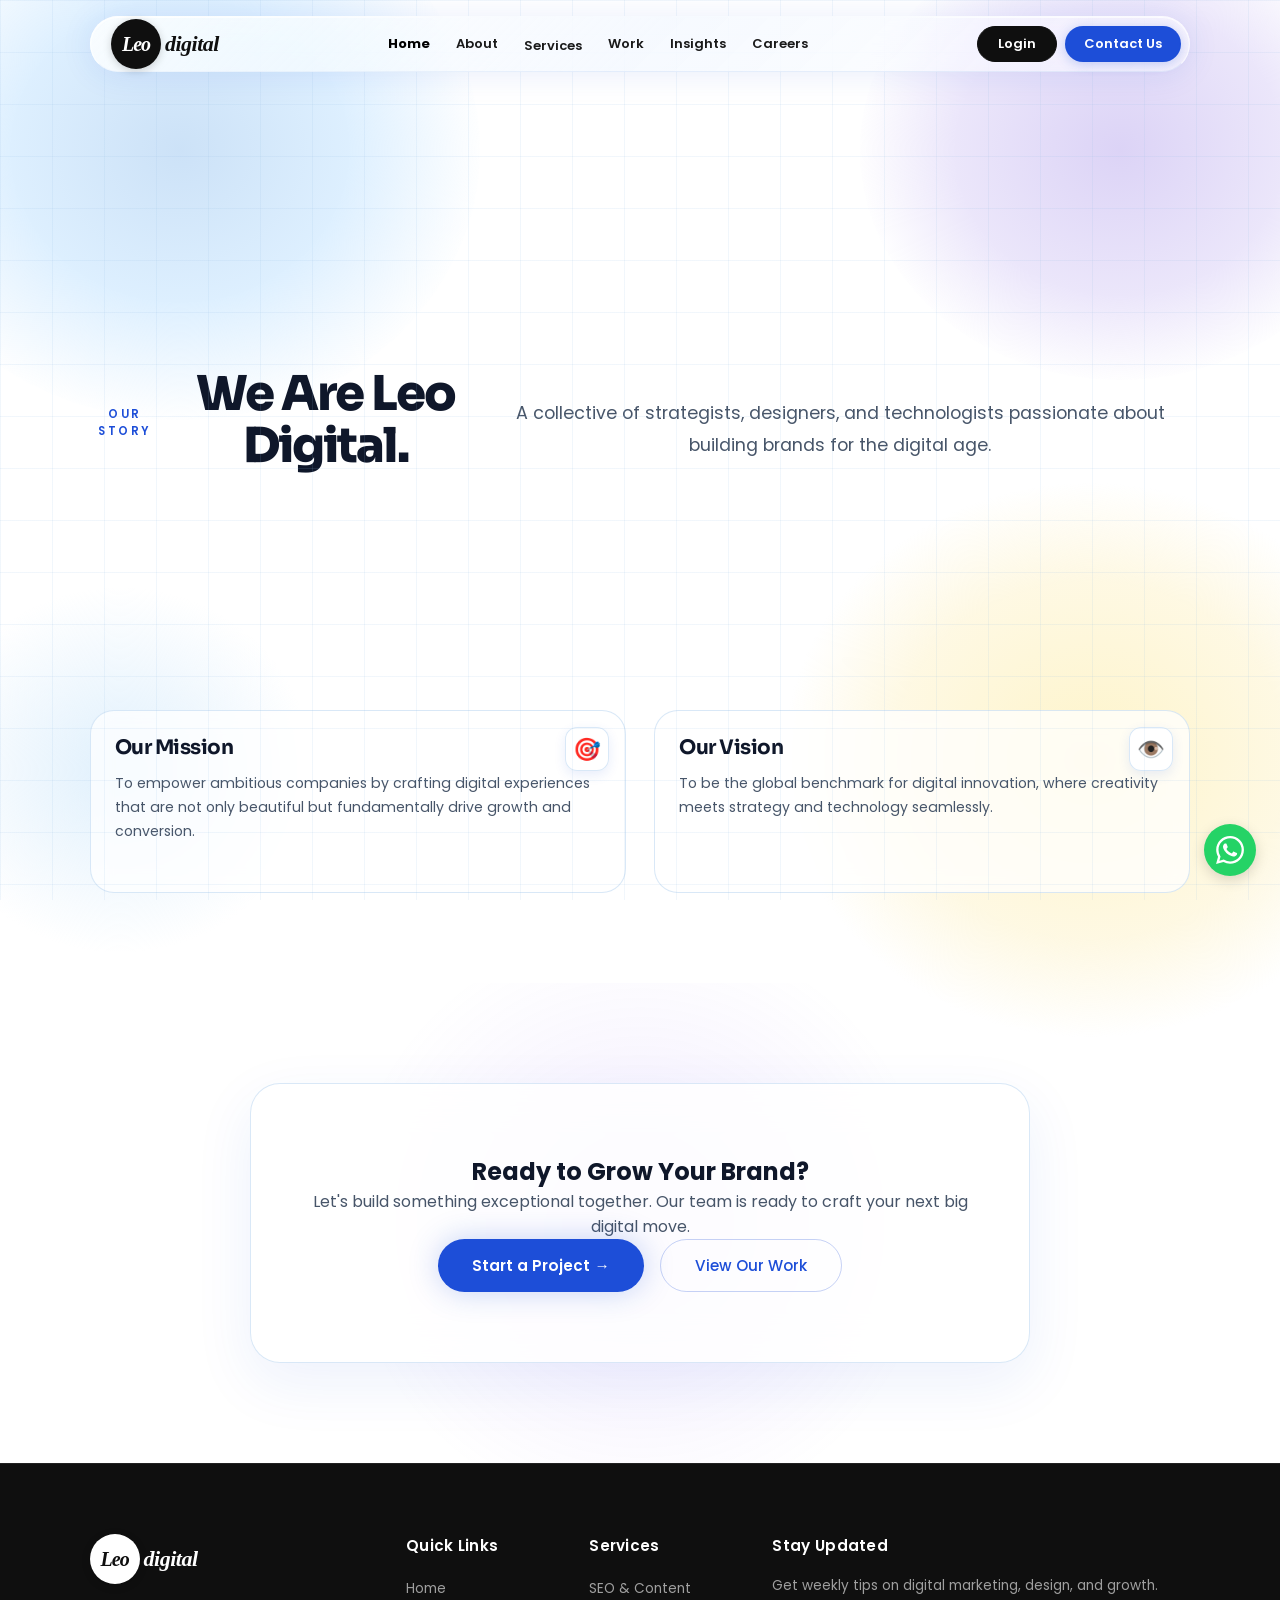
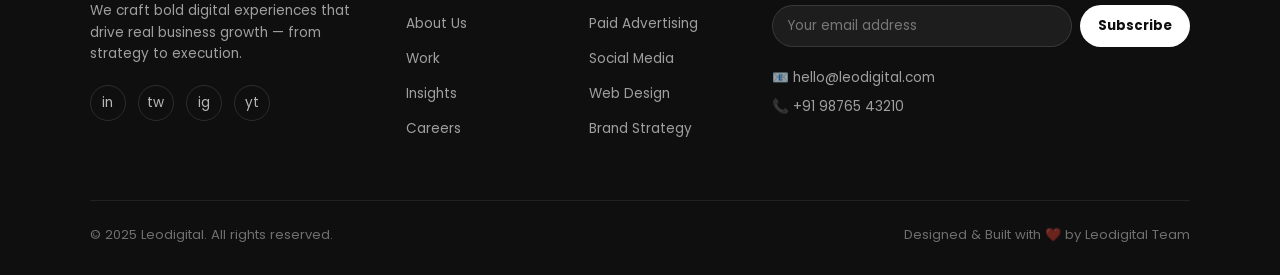
<file: about.html>
<!DOCTYPE html>
<html lang="en">
<head>
  <meta charset="UTF-8" />
  <meta name="viewport" content="width=device-width, initial-scale=1.0"/>
  <title>About Us | Leo Digital</title>

  <!-- Google Fonts -->
  <link href="https://fonts.googleapis.com/css2?family=Poppins:wght@300;400;500;600;700&family=Sora:wght@600;700;800&display=swap" rel="stylesheet">

  <link rel="stylesheet" href="style.css">
</head>

<body>

  <!-- Background Blobs -->
  <div class="blob blob-tl"></div>
  <div class="blob blob-tr"></div>
  <div class="blob blob-br"></div>
  <div class="blob blob-bl"></div>
  <div class="grid-overlay"></div>

  <div class="site-wrapper">

  <!-- Hero wrapper -->
  <div id="vanta-bg">

    <!-- Navbar -->
    <nav class="navbar" id="navbar">

      <div class="logo">
        <div class="logo-badge"><span>Leo</span></div>
        <div class="logo-text">digital</div>
      </div>

      <div class="nav-links">
        <a href="#">Home</a>
        <a href="#">About</a>
        <div class="nav-item-dropdown">
          <a href="#">Services</a>
          <div class="services-dropdown">
            <a href="#"><span class="sd-icon">🎯</span>SEO &amp; Content</a>
            <a href="#"><span class="sd-icon">📢</span>Paid Advertising</a>
            <a href="#"><span class="sd-icon">📱</span>Social Media</a>
            <a href="#"><span class="sd-icon">🖥️</span>Web Design</a>
            <a href="#"><span class="sd-icon">💡</span>Brand Strategy</a>
            <a href="#"><span class="sd-icon">📊</span>Analytics &amp; Insights</a>
          </div>
        </div>
        <a href="#">Work</a>
        <a href="#">Insights</a>
        <a href="#">Careers</a>
      </div>

      <div class="nav-right">
        <button class="login-btn">Login</button>
        <button class="contact-btn">Contact Us</button>
      </div>

      <!-- Hamburger (mobile) -->
      <button class="hamburger" id="hamburger" aria-label="Toggle menu">
        <span></span><span></span><span></span>
      </button>

    </nav>

    <!-- Mobile Nav -->
    <div class="mobile-nav" id="mobileNav">
      <a href="#">Home</a>
      <a href="#">About</a>
      <a href="#">Services</a>
      <a href="#">Work</a>
      <a href="#">Insights</a>
      <a href="#">Careers</a>
      <div class="mobile-nav-divider"></div>
      <div class="mobile-nav-btns">
        <button class="m-login">Login</button>
        <button class="m-contact">Contact Us</button>
      </div>
    </div>

    
    <!-- Page Hero -->
    <section class="hero" style="min-height:60vh; padding-top:160px; text-align:center;">
      <div class="sec-label">Our Story</div>
      <h1 class="sec-title" style="font-size:3rem; margin-bottom:20px;">We Are Leo Digital.</h1>
      <p class="sec-sub" style="margin:0 auto; font-size:1.1rem; max-width:700px;">A collective of strategists, designers, and technologists passionate about building brands for the digital age.</p>
    </section>

    <section class="sec reveal">
      <div class="services-grid" style="grid-template-columns: 1fr 1fr;">
        <div class="srv-card" style="background:rgba(255,255,255,0.75);">
          <div class="srv-icon">🎯</div>
          <h3 class="srv-title">Our Mission</h3>
          <p class="srv-desc">To empower ambitious companies by crafting digital experiences that are not only beautiful but fundamentally drive growth and conversion.</p>
        </div>
        <div class="srv-card" style="background:rgba(255,255,255,0.75);">
          <div class="srv-icon">👁️</div>
          <h3 class="srv-title">Our Vision</h3>
          <p class="srv-desc">To be the global benchmark for digital innovation, where creativity meets strategy and technology seamlessly.</p>
        </div>
      </div>
    </section>


<!-- ── CTA Section ── -->
    <section class="cta-section reveal">
      <div class="cta-box">
        <h2>Ready to Grow Your Brand?</h2>
        <p>Let's build something exceptional together. Our team is ready to craft your next big digital move.</p>
        <div class="cta-btns">
          <button class="btn-glow" onclick="window.location.href='contact.html'">Start a Project →</button>
          <button class="btn-outline">View Our Work</button>
        </div>
      </div>
    </section>

  <!-- Footer -->
  <footer class="site-footer">
    <div class="footer-grid">

      <div class="footer-col footer-brand">
        <div class="logo">
          <div class="logo-badge"><span>Leo</span></div>
          <div class="logo-text">digital</div>
        </div>
        <p class="footer-desc">We craft bold digital experiences that drive real business growth — from strategy to execution.</p>
        <div class="footer-socials">
          <a href="#" class="social-icon">in</a>
          <a href="#" class="social-icon">tw</a>
          <a href="#" class="social-icon">ig</a>
          <a href="#" class="social-icon">yt</a>
        </div>
      </div>

      <div class="footer-col">
        <h4>Quick Links</h4>
        <ul>
          <li><a href="#">Home</a></li>
          <li><a href="#">About Us</a></li>
          <li><a href="#">Work</a></li>
          <li><a href="#">Insights</a></li>
          <li><a href="#">Careers</a></li>
        </ul>
      </div>

      <div class="footer-col">
        <h4>Services</h4>
        <ul>
          <li><a href="#">SEO & Content</a></li>
          <li><a href="#">Paid Advertising</a></li>
          <li><a href="#">Social Media</a></li>
          <li><a href="#">Web Design</a></li>
          <li><a href="#">Brand Strategy</a></li>
        </ul>
      </div>

      <div class="footer-col">
        <h4>Stay Updated</h4>
        <p>Get weekly tips on digital marketing, design, and growth.</p>
        <div class="newsletter-form">
          <input type="email" placeholder="Your email address">
          <button>Subscribe</button>
        </div>
        <p style="margin-top:20px;">📧 hello@leodigital.com</p>
        <p>📞 +91 98765 43210</p>
      </div>

    </div>

    <div class="footer-bottom">
      <p>© 2025 Leodigital. All rights reserved.</p>
      <p>Designed & Built with ❤️ by Leodigital Team</p>
    </div>
  </footer>

  <!-- ── Floating Action Buttons ── -->
  <div class="fab-container">
    <button class="fab-btn fab-top" id="backToTop" aria-label="Back to Top">
      <svg width="24" height="24" viewBox="0 0 24 24" fill="none" stroke="currentColor" stroke-width="2" stroke-linecap="round" stroke-linejoin="round"><path d="M12 19V5M5 12l7-7 7 7"/></svg>
    </button>
    <a href="https://wa.me/1234567890" target="_blank" class="fab-btn fab-wa" aria-label="WhatsApp Us">
      <svg width="28" height="28" viewBox="0 0 24 24" fill="currentColor"><path d="M17.472 14.382c-.297-.149-1.758-.867-2.03-.967-.273-.099-.471-.148-.67.15-.197.297-.767.966-.94 1.164-.173.199-.347.223-.644.075-.297-.15-1.255-.463-2.39-1.475-.883-.788-1.48-1.761-1.653-2.059-.173-.297-.018-.458.13-.606.134-.133.298-.347.446-.52.149-.174.198-.298.298-.497.099-.198.05-.371-.025-.52-.075-.149-.669-1.612-.916-2.207-.242-.579-.487-.5-.669-.51a12.8 12.8 0 0 0-.57-.01c-.198 0-.52.074-.792.372-.272.297-1.04 1.016-1.04 2.479 0 1.462 1.065 2.875 1.213 3.074.149.198 2.096 3.2 5.077 4.487.709.306 1.262.489 1.694.625.712.227 1.36.195 1.871.118.571-.085 1.758-.719 2.006-1.413.248-.694.248-1.289.173-1.413-.074-.124-.272-.198-.57-.347m-5.421 7.403h-.004a9.87 9.87 0 0 1-5.031-1.378l-.361-.214-3.741.982.998-3.648-.235-.374a9.86 9.86 0 0 1-1.51-5.26c.001-5.45 4.436-9.884 9.888-9.884 2.64 0 5.122 1.03 6.988 2.898a9.825 9.825 0 0 1 2.893 6.994c-.003 5.45-4.437 9.884-9.885 9.884m8.413-18.297A11.815 11.815 0 0 0 12.05 0C5.495 0 .16 5.335.157 11.892c0 2.096.547 4.142 1.588 5.945L.057 24l6.305-1.654a11.882 11.882 0 0 0 5.683 1.448h.005c6.554 0 11.89-5.335 11.893-11.893a11.821 11.821 0 0 0-3.48-8.413Z"/></svg>
    </a>
  </div>

  </div><!-- end .site-wrapper -->
  <div class="blob-1"></div>
  <div class="blob-2"></div>

  <script>
    /* ══════════════════════════════════════
       LEAD FORM SUBMIT
    ══════════════════════════════════════ */
    function handleLeadSubmit(e){
      e.preventDefault();
      const card = document.querySelector('.lead-form-card');
      card.innerHTML = `
        <div style="text-align:center;padding:20px 0;">
          <div style="font-size:2.2rem;margin-bottom:12px;">✅</div>
          <h3 style="font-family:'Sora',sans-serif;font-size:1rem;color:var(--text-dark);margin-bottom:8px;">
            Thanks! We'll be in touch soon.
          </h3>
          <p style="font-size:0.78rem;color:var(--text-mid);line-height:1.6;">
            One of our experts will reach out<br>within 24 hours.
          </p>
        </div>`;
      setTimeout(()=>{ window.location.href='contact.html'; }, 2500);
    }

    /* ══════════════════════════════════════
       NAVBAR — SCROLL GLASS EFFECT
    ══════════════════════════════════════ */
    const navbar = document.getElementById('navbar');
    window.addEventListener('scroll', () => {
      if(window.scrollY > 30){
        navbar.classList.add('scrolled');
      } else {
        navbar.classList.remove('scrolled');
      }
    }, { passive: true });

    /* ══════════════════════════════════════
       HAMBURGER TOGGLE
    ══════════════════════════════════════ */
    const hamburger = document.getElementById('hamburger');
    const mobileNav = document.getElementById('mobileNav');

    hamburger.addEventListener('click', (e) => {
      e.stopPropagation();
      hamburger.classList.toggle('open');
      mobileNav.classList.toggle('active');
    });

    // Close mobile nav on link click
    mobileNav.querySelectorAll('a').forEach(link => {
      link.addEventListener('click', () => {
        hamburger.classList.remove('open');
        mobileNav.classList.remove('active');
      });
    });

    // Close mobile nav when clicking outside
    document.addEventListener('click', (e) => {
      if(!navbar.contains(e.target) && !mobileNav.contains(e.target)){
        hamburger.classList.remove('open');
        mobileNav.classList.remove('active');
      }
    });

    /* ══════════════════════════════════════
       ACTIVE NAV LINK ON SCROLL
    ══════════════════════════════════════ */
    (function(){
      const navLinks = document.querySelectorAll('.nav-links a');
      const sections = [];

      // Map nav links to section IDs (skip # links gracefully)
      navLinks.forEach(link => {
        const href = link.getAttribute('href');
        if(href && href.startsWith('#') && href.length > 1){
          const sec = document.querySelector(href);
          if(sec) sections.push({ link, sec });
        }
      });

      // Mark Home as default active
      if(navLinks.length) navLinks[0].classList.add('active');

      if(sections.length){
        const onScroll = () => {
          const scrollY = window.scrollY + 120;
          let current = null;
          sections.forEach(({ link, sec }) => {
            if(sec.offsetTop <= scrollY){
              current = link;
            }
          });
          navLinks.forEach(l => l.classList.remove('active'));
          if(current) current.classList.add('active');
          else if(navLinks.length) navLinks[0].classList.add('active');
        };
        window.addEventListener('scroll', onScroll, { passive: true });
      }
    })();

    /* ══════════════════════════════════════
       SCROLL REVEAL
    ══════════════════════════════════════ */
    const revealObserver = new IntersectionObserver((entries) => {
      entries.forEach(entry => {
        if(entry.isIntersecting){
          entry.target.classList.add('visible');
          revealObserver.unobserve(entry.target);
        }
      });
    }, { threshold: 0.12 });
    document.querySelectorAll('.reveal').forEach(el => revealObserver.observe(el));
    /* ══════════════════════════════════════
       BACK TO TOP BUTTON
    ══════════════════════════════════════ */
    const backToTop = document.getElementById('backToTop');
    window.addEventListener('scroll', () => {
      if(window.scrollY > 500){
        backToTop.classList.add('visible');
      } else {
        backToTop.classList.remove('visible');
      }
    }, { passive: true });
    backToTop.addEventListener('click', () => {
      window.scrollTo({ top: 0, behavior: 'smooth' });
    });

  </script>

</body>
</html>
</file>
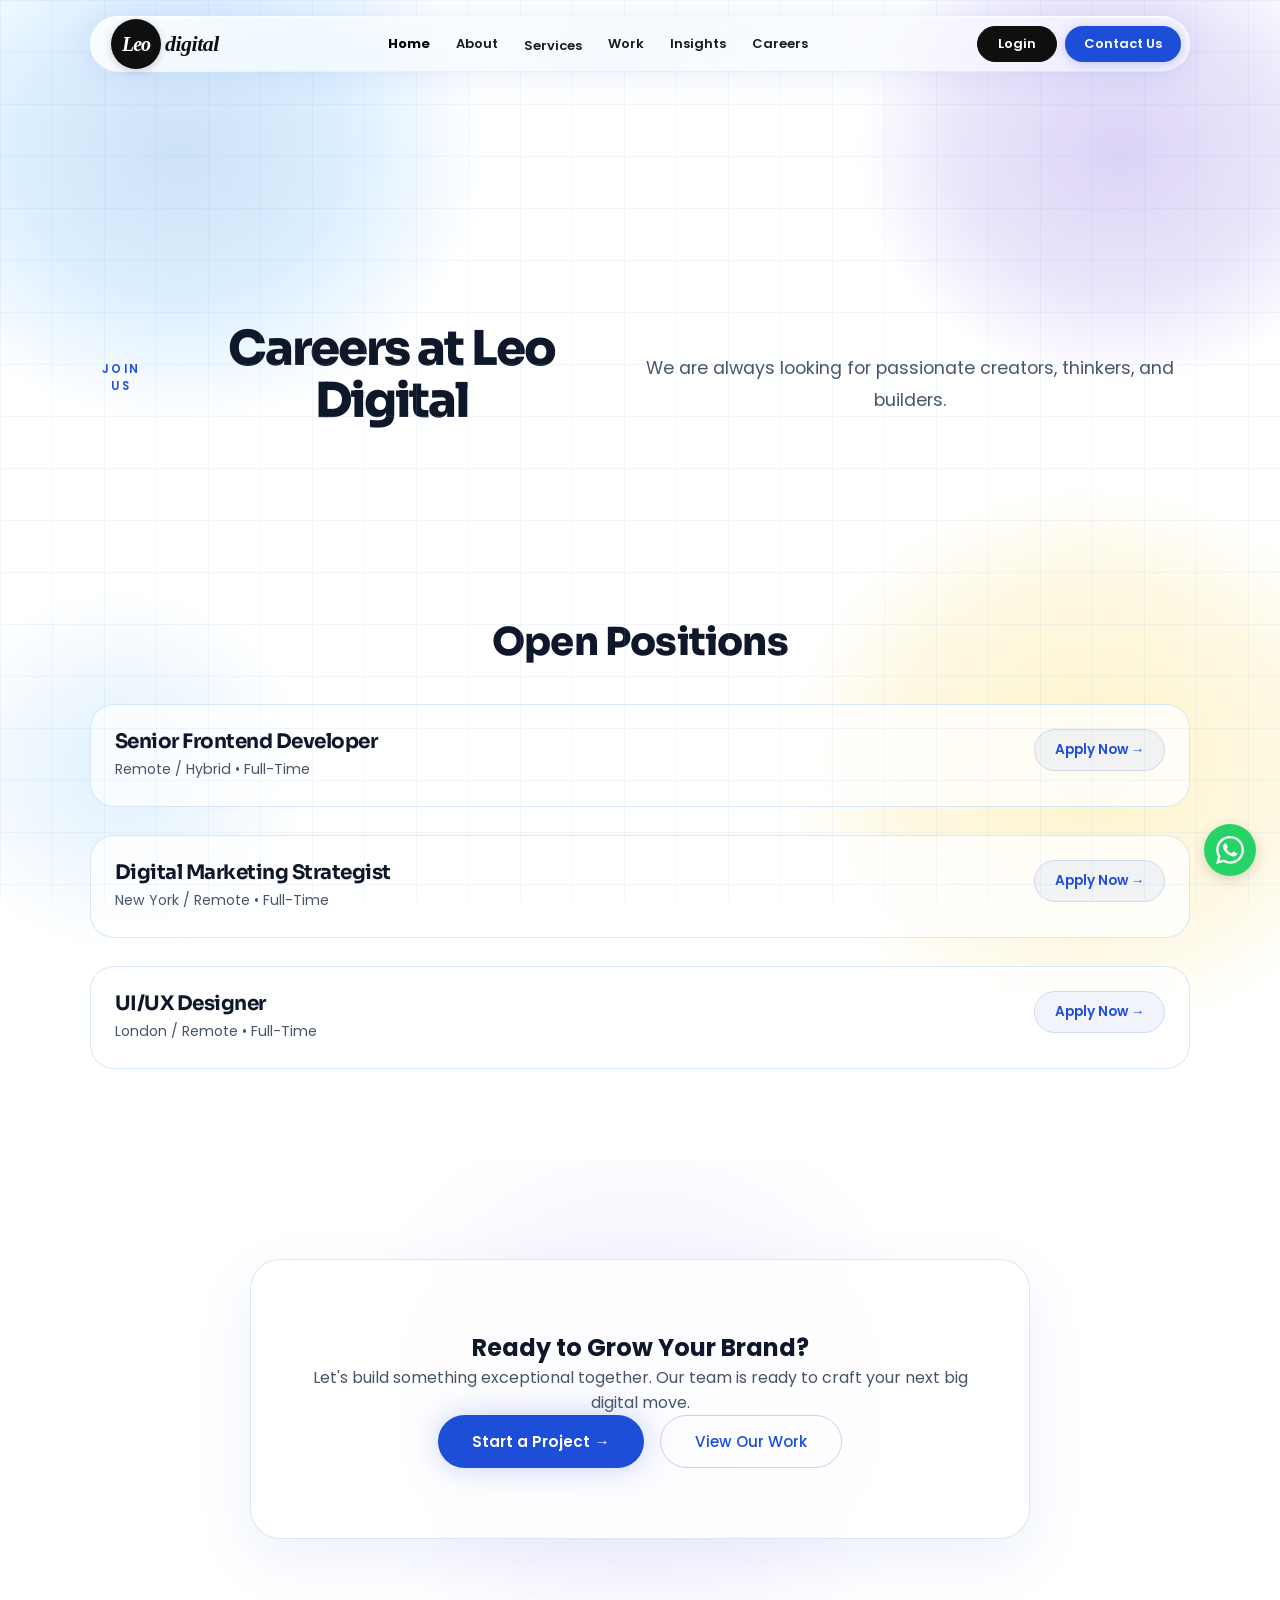
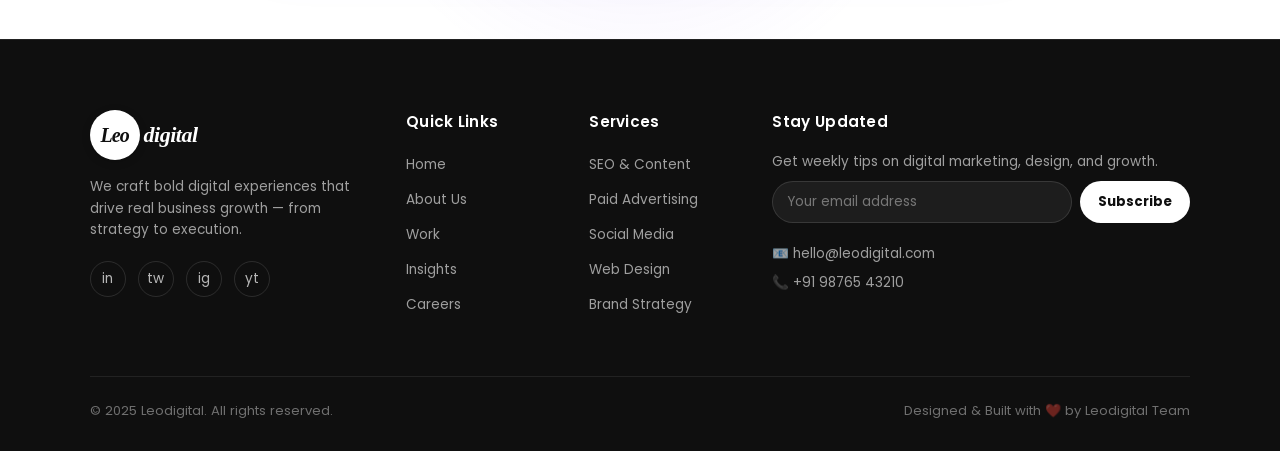
<file: career.html>
<!DOCTYPE html>
<html lang="en">
<head>
  <meta charset="UTF-8" />
  <meta name="viewport" content="width=device-width, initial-scale=1.0"/>
  <title>Careers | Leo Digital</title>

  <!-- Google Fonts -->
  <link href="https://fonts.googleapis.com/css2?family=Poppins:wght@300;400;500;600;700&family=Sora:wght@600;700;800&display=swap" rel="stylesheet">

  <link rel="stylesheet" href="style.css">
</head>

<body>

  <!-- Background Blobs -->
  <div class="blob blob-tl"></div>
  <div class="blob blob-tr"></div>
  <div class="blob blob-br"></div>
  <div class="blob blob-bl"></div>
  <div class="grid-overlay"></div>

  <div class="site-wrapper">

  <!-- Hero wrapper -->
  <div id="vanta-bg">

    <!-- Navbar -->
    <nav class="navbar" id="navbar">

      <div class="logo">
        <div class="logo-badge"><span>Leo</span></div>
        <div class="logo-text">digital</div>
      </div>

      <div class="nav-links">
        <a href="#">Home</a>
        <a href="#">About</a>
        <div class="nav-item-dropdown">
          <a href="#">Services</a>
          <div class="services-dropdown">
            <a href="#"><span class="sd-icon">🎯</span>SEO &amp; Content</a>
            <a href="#"><span class="sd-icon">📢</span>Paid Advertising</a>
            <a href="#"><span class="sd-icon">📱</span>Social Media</a>
            <a href="#"><span class="sd-icon">🖥️</span>Web Design</a>
            <a href="#"><span class="sd-icon">💡</span>Brand Strategy</a>
            <a href="#"><span class="sd-icon">📊</span>Analytics &amp; Insights</a>
          </div>
        </div>
        <a href="#">Work</a>
        <a href="#">Insights</a>
        <a href="#">Careers</a>
      </div>

      <div class="nav-right">
        <button class="login-btn">Login</button>
        <button class="contact-btn">Contact Us</button>
      </div>

      <!-- Hamburger (mobile) -->
      <button class="hamburger" id="hamburger" aria-label="Toggle menu">
        <span></span><span></span><span></span>
      </button>

    </nav>

    <!-- Mobile Nav -->
    <div class="mobile-nav" id="mobileNav">
      <a href="#">Home</a>
      <a href="#">About</a>
      <a href="#">Services</a>
      <a href="#">Work</a>
      <a href="#">Insights</a>
      <a href="#">Careers</a>
      <div class="mobile-nav-divider"></div>
      <div class="mobile-nav-btns">
        <button class="m-login">Login</button>
        <button class="m-contact">Contact Us</button>
      </div>
    </div>

    
    <section class="hero" style="min-height:50vh; padding-top:160px; text-align:center;">
      <div class="sec-label">Join Us</div>
      <h1 class="sec-title" style="font-size:3rem; margin-bottom:20px;">Careers at Leo Digital</h1>
      <p class="sec-sub" style="margin:0 auto; font-size:1.1rem;">We are always looking for passionate creators, thinkers, and builders.</p>
    </section>

    <section class="sec reveal">
      <h2 class="sec-title" style="text-align:center;">Open Positions</h2>
      <div class="services-grid" style="margin-top:40px; grid-template-columns: 1fr;">
        <div class="srv-card" style="background:rgba(255,255,255,0.75); display:flex; flex-direction:row; justify-content:space-between; align-items:center;">
          <div>
            <h3 class="srv-title" style="margin-bottom:4px;">Senior Frontend Developer</h3>
            <p class="srv-desc" style="margin:0;">Remote / Hybrid • Full-Time</p>
          </div>
          <button class="srv-btn">Apply Now →</button>
        </div>
        <div class="srv-card" style="background:rgba(255,255,255,0.75); display:flex; flex-direction:row; justify-content:space-between; align-items:center;">
          <div>
            <h3 class="srv-title" style="margin-bottom:4px;">Digital Marketing Strategist</h3>
            <p class="srv-desc" style="margin:0;">New York / Remote • Full-Time</p>
          </div>
          <button class="srv-btn">Apply Now →</button>
        </div>
        <div class="srv-card" style="background:rgba(255,255,255,0.75); display:flex; flex-direction:row; justify-content:space-between; align-items:center;">
          <div>
            <h3 class="srv-title" style="margin-bottom:4px;">UI/UX Designer</h3>
            <p class="srv-desc" style="margin:0;">London / Remote • Full-Time</p>
          </div>
          <button class="srv-btn">Apply Now →</button>
        </div>
      </div>
    </section>


<!-- ── CTA Section ── -->
    <section class="cta-section reveal">
      <div class="cta-box">
        <h2>Ready to Grow Your Brand?</h2>
        <p>Let's build something exceptional together. Our team is ready to craft your next big digital move.</p>
        <div class="cta-btns">
          <button class="btn-glow" onclick="window.location.href='contact.html'">Start a Project →</button>
          <button class="btn-outline">View Our Work</button>
        </div>
      </div>
    </section>

  <!-- Footer -->
  <footer class="site-footer">
    <div class="footer-grid">

      <div class="footer-col footer-brand">
        <div class="logo">
          <div class="logo-badge"><span>Leo</span></div>
          <div class="logo-text">digital</div>
        </div>
        <p class="footer-desc">We craft bold digital experiences that drive real business growth — from strategy to execution.</p>
        <div class="footer-socials">
          <a href="#" class="social-icon">in</a>
          <a href="#" class="social-icon">tw</a>
          <a href="#" class="social-icon">ig</a>
          <a href="#" class="social-icon">yt</a>
        </div>
      </div>

      <div class="footer-col">
        <h4>Quick Links</h4>
        <ul>
          <li><a href="#">Home</a></li>
          <li><a href="#">About Us</a></li>
          <li><a href="#">Work</a></li>
          <li><a href="#">Insights</a></li>
          <li><a href="#">Careers</a></li>
        </ul>
      </div>

      <div class="footer-col">
        <h4>Services</h4>
        <ul>
          <li><a href="#">SEO & Content</a></li>
          <li><a href="#">Paid Advertising</a></li>
          <li><a href="#">Social Media</a></li>
          <li><a href="#">Web Design</a></li>
          <li><a href="#">Brand Strategy</a></li>
        </ul>
      </div>

      <div class="footer-col">
        <h4>Stay Updated</h4>
        <p>Get weekly tips on digital marketing, design, and growth.</p>
        <div class="newsletter-form">
          <input type="email" placeholder="Your email address">
          <button>Subscribe</button>
        </div>
        <p style="margin-top:20px;">📧 hello@leodigital.com</p>
        <p>📞 +91 98765 43210</p>
      </div>

    </div>

    <div class="footer-bottom">
      <p>© 2025 Leodigital. All rights reserved.</p>
      <p>Designed & Built with ❤️ by Leodigital Team</p>
    </div>
  </footer>

  <!-- ── Floating Action Buttons ── -->
  <div class="fab-container">
    <button class="fab-btn fab-top" id="backToTop" aria-label="Back to Top">
      <svg width="24" height="24" viewBox="0 0 24 24" fill="none" stroke="currentColor" stroke-width="2" stroke-linecap="round" stroke-linejoin="round"><path d="M12 19V5M5 12l7-7 7 7"/></svg>
    </button>
    <a href="https://wa.me/1234567890" target="_blank" class="fab-btn fab-wa" aria-label="WhatsApp Us">
      <svg width="28" height="28" viewBox="0 0 24 24" fill="currentColor"><path d="M17.472 14.382c-.297-.149-1.758-.867-2.03-.967-.273-.099-.471-.148-.67.15-.197.297-.767.966-.94 1.164-.173.199-.347.223-.644.075-.297-.15-1.255-.463-2.39-1.475-.883-.788-1.48-1.761-1.653-2.059-.173-.297-.018-.458.13-.606.134-.133.298-.347.446-.52.149-.174.198-.298.298-.497.099-.198.05-.371-.025-.52-.075-.149-.669-1.612-.916-2.207-.242-.579-.487-.5-.669-.51a12.8 12.8 0 0 0-.57-.01c-.198 0-.52.074-.792.372-.272.297-1.04 1.016-1.04 2.479 0 1.462 1.065 2.875 1.213 3.074.149.198 2.096 3.2 5.077 4.487.709.306 1.262.489 1.694.625.712.227 1.36.195 1.871.118.571-.085 1.758-.719 2.006-1.413.248-.694.248-1.289.173-1.413-.074-.124-.272-.198-.57-.347m-5.421 7.403h-.004a9.87 9.87 0 0 1-5.031-1.378l-.361-.214-3.741.982.998-3.648-.235-.374a9.86 9.86 0 0 1-1.51-5.26c.001-5.45 4.436-9.884 9.888-9.884 2.64 0 5.122 1.03 6.988 2.898a9.825 9.825 0 0 1 2.893 6.994c-.003 5.45-4.437 9.884-9.885 9.884m8.413-18.297A11.815 11.815 0 0 0 12.05 0C5.495 0 .16 5.335.157 11.892c0 2.096.547 4.142 1.588 5.945L.057 24l6.305-1.654a11.882 11.882 0 0 0 5.683 1.448h.005c6.554 0 11.89-5.335 11.893-11.893a11.821 11.821 0 0 0-3.48-8.413Z"/></svg>
    </a>
  </div>

  </div><!-- end .site-wrapper -->
  <div class="blob-1"></div>
  <div class="blob-2"></div>

  <script>
    /* ══════════════════════════════════════
       LEAD FORM SUBMIT
    ══════════════════════════════════════ */
    function handleLeadSubmit(e){
      e.preventDefault();
      const card = document.querySelector('.lead-form-card');
      card.innerHTML = `
        <div style="text-align:center;padding:20px 0;">
          <div style="font-size:2.2rem;margin-bottom:12px;">✅</div>
          <h3 style="font-family:'Sora',sans-serif;font-size:1rem;color:var(--text-dark);margin-bottom:8px;">
            Thanks! We'll be in touch soon.
          </h3>
          <p style="font-size:0.78rem;color:var(--text-mid);line-height:1.6;">
            One of our experts will reach out<br>within 24 hours.
          </p>
        </div>`;
      setTimeout(()=>{ window.location.href='contact.html'; }, 2500);
    }

    /* ══════════════════════════════════════
       NAVBAR — SCROLL GLASS EFFECT
    ══════════════════════════════════════ */
    const navbar = document.getElementById('navbar');
    window.addEventListener('scroll', () => {
      if(window.scrollY > 30){
        navbar.classList.add('scrolled');
      } else {
        navbar.classList.remove('scrolled');
      }
    }, { passive: true });

    /* ══════════════════════════════════════
       HAMBURGER TOGGLE
    ══════════════════════════════════════ */
    const hamburger = document.getElementById('hamburger');
    const mobileNav = document.getElementById('mobileNav');

    hamburger.addEventListener('click', (e) => {
      e.stopPropagation();
      hamburger.classList.toggle('open');
      mobileNav.classList.toggle('active');
    });

    // Close mobile nav on link click
    mobileNav.querySelectorAll('a').forEach(link => {
      link.addEventListener('click', () => {
        hamburger.classList.remove('open');
        mobileNav.classList.remove('active');
      });
    });

    // Close mobile nav when clicking outside
    document.addEventListener('click', (e) => {
      if(!navbar.contains(e.target) && !mobileNav.contains(e.target)){
        hamburger.classList.remove('open');
        mobileNav.classList.remove('active');
      }
    });

    /* ══════════════════════════════════════
       ACTIVE NAV LINK ON SCROLL
    ══════════════════════════════════════ */
    (function(){
      const navLinks = document.querySelectorAll('.nav-links a');
      const sections = [];

      // Map nav links to section IDs (skip # links gracefully)
      navLinks.forEach(link => {
        const href = link.getAttribute('href');
        if(href && href.startsWith('#') && href.length > 1){
          const sec = document.querySelector(href);
          if(sec) sections.push({ link, sec });
        }
      });

      // Mark Home as default active
      if(navLinks.length) navLinks[0].classList.add('active');

      if(sections.length){
        const onScroll = () => {
          const scrollY = window.scrollY + 120;
          let current = null;
          sections.forEach(({ link, sec }) => {
            if(sec.offsetTop <= scrollY){
              current = link;
            }
          });
          navLinks.forEach(l => l.classList.remove('active'));
          if(current) current.classList.add('active');
          else if(navLinks.length) navLinks[0].classList.add('active');
        };
        window.addEventListener('scroll', onScroll, { passive: true });
      }
    })();

    /* ══════════════════════════════════════
       SCROLL REVEAL
    ══════════════════════════════════════ */
    const revealObserver = new IntersectionObserver((entries) => {
      entries.forEach(entry => {
        if(entry.isIntersecting){
          entry.target.classList.add('visible');
          revealObserver.unobserve(entry.target);
        }
      });
    }, { threshold: 0.12 });
    document.querySelectorAll('.reveal').forEach(el => revealObserver.observe(el));
    /* ══════════════════════════════════════
       BACK TO TOP BUTTON
    ══════════════════════════════════════ */
    const backToTop = document.getElementById('backToTop');
    window.addEventListener('scroll', () => {
      if(window.scrollY > 500){
        backToTop.classList.add('visible');
      } else {
        backToTop.classList.remove('visible');
      }
    }, { passive: true });
    backToTop.addEventListener('click', () => {
      window.scrollTo({ top: 0, behavior: 'smooth' });
    });

  </script>

</body>
</html>
</file>
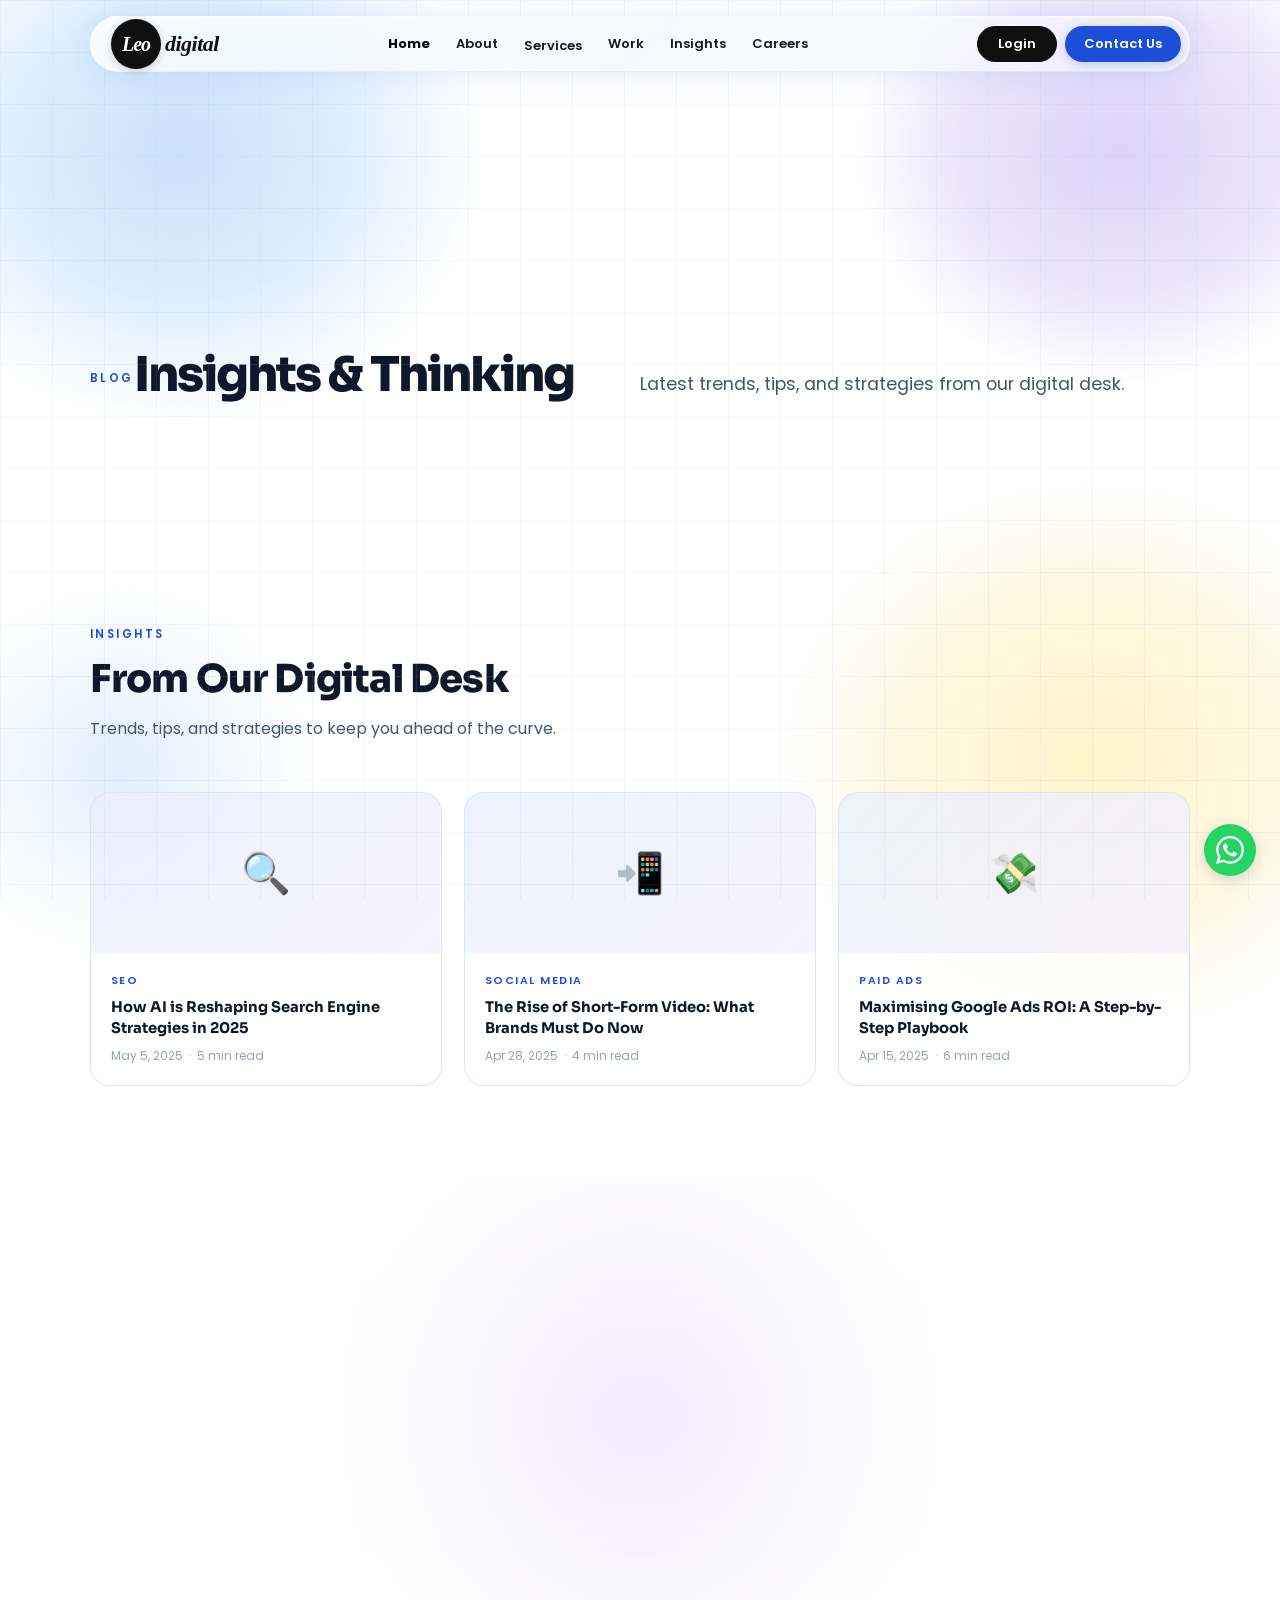
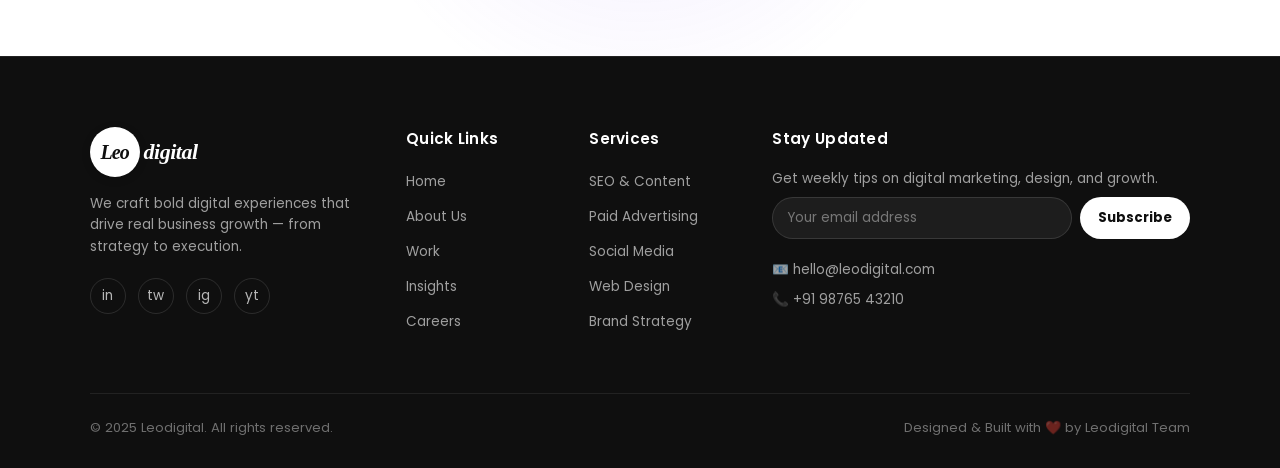
<file: insights.html>
<!DOCTYPE html>
<html lang="en">
<head>
  <meta charset="UTF-8" />
  <meta name="viewport" content="width=device-width, initial-scale=1.0"/>
  <title>Insights | Leo Digital</title>

  <!-- Google Fonts -->
  <link href="https://fonts.googleapis.com/css2?family=Poppins:wght@300;400;500;600;700&family=Sora:wght@600;700;800&display=swap" rel="stylesheet">

  <link rel="stylesheet" href="style.css">
</head>

<body>

  <!-- Background Blobs -->
  <div class="blob blob-tl"></div>
  <div class="blob blob-tr"></div>
  <div class="blob blob-br"></div>
  <div class="blob blob-bl"></div>
  <div class="grid-overlay"></div>

  <div class="site-wrapper">

  <!-- Hero wrapper -->
  <div id="vanta-bg">

    <!-- Navbar -->
    <nav class="navbar" id="navbar">

      <div class="logo">
        <div class="logo-badge"><span>Leo</span></div>
        <div class="logo-text">digital</div>
      </div>

      <div class="nav-links">
        <a href="#">Home</a>
        <a href="#">About</a>
        <div class="nav-item-dropdown">
          <a href="#">Services</a>
          <div class="services-dropdown">
            <a href="#"><span class="sd-icon">🎯</span>SEO &amp; Content</a>
            <a href="#"><span class="sd-icon">📢</span>Paid Advertising</a>
            <a href="#"><span class="sd-icon">📱</span>Social Media</a>
            <a href="#"><span class="sd-icon">🖥️</span>Web Design</a>
            <a href="#"><span class="sd-icon">💡</span>Brand Strategy</a>
            <a href="#"><span class="sd-icon">📊</span>Analytics &amp; Insights</a>
          </div>
        </div>
        <a href="#">Work</a>
        <a href="#">Insights</a>
        <a href="#">Careers</a>
      </div>

      <div class="nav-right">
        <button class="login-btn">Login</button>
        <button class="contact-btn">Contact Us</button>
      </div>

      <!-- Hamburger (mobile) -->
      <button class="hamburger" id="hamburger" aria-label="Toggle menu">
        <span></span><span></span><span></span>
      </button>

    </nav>

    <!-- Mobile Nav -->
    <div class="mobile-nav" id="mobileNav">
      <a href="#">Home</a>
      <a href="#">About</a>
      <a href="#">Services</a>
      <a href="#">Work</a>
      <a href="#">Insights</a>
      <a href="#">Careers</a>
      <div class="mobile-nav-divider"></div>
      <div class="mobile-nav-btns">
        <button class="m-login">Login</button>
        <button class="m-contact">Contact Us</button>
      </div>
    </div>

    
    <section class="hero" style="min-height:50vh; padding-top:160px; text-align:center;">
      <div class="sec-label">Blog</div>
      <h1 class="sec-title" style="font-size:3rem; margin-bottom:20px;">Insights & Thinking</h1>
      <p class="sec-sub" style="margin:0 auto; font-size:1.1rem;">Latest trends, tips, and strategies from our digital desk.</p>
    </section>
<!-- ── Insights / Blog ── -->
    <section class="sec reveal">
      <div class="sec-label">Insights</div>
      <h2 class="sec-title">From Our Digital Desk</h2>
      <p class="sec-sub">Trends, tips, and strategies to keep you ahead of the curve.</p>
      <div class="insights-grid">
        <div class="insight-card reveal reveal-delay-1">
          <div class="insight-thumb">🔍</div>
          <div class="insight-body">
            <div class="insight-tag">SEO</div>
            <div class="insight-title">How AI is Reshaping Search Engine Strategies in 2025</div>
            <div class="insight-meta">May 5, 2025 &nbsp;·&nbsp; 5 min read</div>
          </div>
        </div>
        <div class="insight-card reveal reveal-delay-2">
          <div class="insight-thumb">📲</div>
          <div class="insight-body">
            <div class="insight-tag">Social Media</div>
            <div class="insight-title">The Rise of Short-Form Video: What Brands Must Do Now</div>
            <div class="insight-meta">Apr 28, 2025 &nbsp;·&nbsp; 4 min read</div>
          </div>
        </div>
        <div class="insight-card reveal reveal-delay-3">
          <div class="insight-thumb">💸</div>
          <div class="insight-body">
            <div class="insight-tag">Paid Ads</div>
            <div class="insight-title">Maximising Google Ads ROI: A Step-by-Step Playbook</div>
            <div class="insight-meta">Apr 15, 2025 &nbsp;·&nbsp; 6 min read</div>
          </div>
        </div>
      </div>
    </section>

<!-- ── CTA Section ── -->
    <section class="cta-section reveal">
      <div class="cta-box">
        <h2>Ready to Grow Your Brand?</h2>
        <p>Let's build something exceptional together. Our team is ready to craft your next big digital move.</p>
        <div class="cta-btns">
          <button class="btn-glow" onclick="window.location.href='contact.html'">Start a Project →</button>
          <button class="btn-outline">View Our Work</button>
        </div>
      </div>
    </section>

  <!-- Footer -->
  <footer class="site-footer">
    <div class="footer-grid">

      <div class="footer-col footer-brand">
        <div class="logo">
          <div class="logo-badge"><span>Leo</span></div>
          <div class="logo-text">digital</div>
        </div>
        <p class="footer-desc">We craft bold digital experiences that drive real business growth — from strategy to execution.</p>
        <div class="footer-socials">
          <a href="#" class="social-icon">in</a>
          <a href="#" class="social-icon">tw</a>
          <a href="#" class="social-icon">ig</a>
          <a href="#" class="social-icon">yt</a>
        </div>
      </div>

      <div class="footer-col">
        <h4>Quick Links</h4>
        <ul>
          <li><a href="#">Home</a></li>
          <li><a href="#">About Us</a></li>
          <li><a href="#">Work</a></li>
          <li><a href="#">Insights</a></li>
          <li><a href="#">Careers</a></li>
        </ul>
      </div>

      <div class="footer-col">
        <h4>Services</h4>
        <ul>
          <li><a href="#">SEO & Content</a></li>
          <li><a href="#">Paid Advertising</a></li>
          <li><a href="#">Social Media</a></li>
          <li><a href="#">Web Design</a></li>
          <li><a href="#">Brand Strategy</a></li>
        </ul>
      </div>

      <div class="footer-col">
        <h4>Stay Updated</h4>
        <p>Get weekly tips on digital marketing, design, and growth.</p>
        <div class="newsletter-form">
          <input type="email" placeholder="Your email address">
          <button>Subscribe</button>
        </div>
        <p style="margin-top:20px;">📧 hello@leodigital.com</p>
        <p>📞 +91 98765 43210</p>
      </div>

    </div>

    <div class="footer-bottom">
      <p>© 2025 Leodigital. All rights reserved.</p>
      <p>Designed & Built with ❤️ by Leodigital Team</p>
    </div>
  </footer>

  <!-- ── Floating Action Buttons ── -->
  <div class="fab-container">
    <button class="fab-btn fab-top" id="backToTop" aria-label="Back to Top">
      <svg width="24" height="24" viewBox="0 0 24 24" fill="none" stroke="currentColor" stroke-width="2" stroke-linecap="round" stroke-linejoin="round"><path d="M12 19V5M5 12l7-7 7 7"/></svg>
    </button>
    <a href="https://wa.me/1234567890" target="_blank" class="fab-btn fab-wa" aria-label="WhatsApp Us">
      <svg width="28" height="28" viewBox="0 0 24 24" fill="currentColor"><path d="M17.472 14.382c-.297-.149-1.758-.867-2.03-.967-.273-.099-.471-.148-.67.15-.197.297-.767.966-.94 1.164-.173.199-.347.223-.644.075-.297-.15-1.255-.463-2.39-1.475-.883-.788-1.48-1.761-1.653-2.059-.173-.297-.018-.458.13-.606.134-.133.298-.347.446-.52.149-.174.198-.298.298-.497.099-.198.05-.371-.025-.52-.075-.149-.669-1.612-.916-2.207-.242-.579-.487-.5-.669-.51a12.8 12.8 0 0 0-.57-.01c-.198 0-.52.074-.792.372-.272.297-1.04 1.016-1.04 2.479 0 1.462 1.065 2.875 1.213 3.074.149.198 2.096 3.2 5.077 4.487.709.306 1.262.489 1.694.625.712.227 1.36.195 1.871.118.571-.085 1.758-.719 2.006-1.413.248-.694.248-1.289.173-1.413-.074-.124-.272-.198-.57-.347m-5.421 7.403h-.004a9.87 9.87 0 0 1-5.031-1.378l-.361-.214-3.741.982.998-3.648-.235-.374a9.86 9.86 0 0 1-1.51-5.26c.001-5.45 4.436-9.884 9.888-9.884 2.64 0 5.122 1.03 6.988 2.898a9.825 9.825 0 0 1 2.893 6.994c-.003 5.45-4.437 9.884-9.885 9.884m8.413-18.297A11.815 11.815 0 0 0 12.05 0C5.495 0 .16 5.335.157 11.892c0 2.096.547 4.142 1.588 5.945L.057 24l6.305-1.654a11.882 11.882 0 0 0 5.683 1.448h.005c6.554 0 11.89-5.335 11.893-11.893a11.821 11.821 0 0 0-3.48-8.413Z"/></svg>
    </a>
  </div>

  </div><!-- end .site-wrapper -->
  <div class="blob-1"></div>
  <div class="blob-2"></div>

  <script>
    /* ══════════════════════════════════════
       LEAD FORM SUBMIT
    ══════════════════════════════════════ */
    function handleLeadSubmit(e){
      e.preventDefault();
      const card = document.querySelector('.lead-form-card');
      card.innerHTML = `
        <div style="text-align:center;padding:20px 0;">
          <div style="font-size:2.2rem;margin-bottom:12px;">✅</div>
          <h3 style="font-family:'Sora',sans-serif;font-size:1rem;color:var(--text-dark);margin-bottom:8px;">
            Thanks! We'll be in touch soon.
          </h3>
          <p style="font-size:0.78rem;color:var(--text-mid);line-height:1.6;">
            One of our experts will reach out<br>within 24 hours.
          </p>
        </div>`;
      setTimeout(()=>{ window.location.href='contact.html'; }, 2500);
    }

    /* ══════════════════════════════════════
       NAVBAR — SCROLL GLASS EFFECT
    ══════════════════════════════════════ */
    const navbar = document.getElementById('navbar');
    window.addEventListener('scroll', () => {
      if(window.scrollY > 30){
        navbar.classList.add('scrolled');
      } else {
        navbar.classList.remove('scrolled');
      }
    }, { passive: true });

    /* ══════════════════════════════════════
       HAMBURGER TOGGLE
    ══════════════════════════════════════ */
    const hamburger = document.getElementById('hamburger');
    const mobileNav = document.getElementById('mobileNav');

    hamburger.addEventListener('click', (e) => {
      e.stopPropagation();
      hamburger.classList.toggle('open');
      mobileNav.classList.toggle('active');
    });

    // Close mobile nav on link click
    mobileNav.querySelectorAll('a').forEach(link => {
      link.addEventListener('click', () => {
        hamburger.classList.remove('open');
        mobileNav.classList.remove('active');
      });
    });

    // Close mobile nav when clicking outside
    document.addEventListener('click', (e) => {
      if(!navbar.contains(e.target) && !mobileNav.contains(e.target)){
        hamburger.classList.remove('open');
        mobileNav.classList.remove('active');
      }
    });

    /* ══════════════════════════════════════
       ACTIVE NAV LINK ON SCROLL
    ══════════════════════════════════════ */
    (function(){
      const navLinks = document.querySelectorAll('.nav-links a');
      const sections = [];

      // Map nav links to section IDs (skip # links gracefully)
      navLinks.forEach(link => {
        const href = link.getAttribute('href');
        if(href && href.startsWith('#') && href.length > 1){
          const sec = document.querySelector(href);
          if(sec) sections.push({ link, sec });
        }
      });

      // Mark Home as default active
      if(navLinks.length) navLinks[0].classList.add('active');

      if(sections.length){
        const onScroll = () => {
          const scrollY = window.scrollY + 120;
          let current = null;
          sections.forEach(({ link, sec }) => {
            if(sec.offsetTop <= scrollY){
              current = link;
            }
          });
          navLinks.forEach(l => l.classList.remove('active'));
          if(current) current.classList.add('active');
          else if(navLinks.length) navLinks[0].classList.add('active');
        };
        window.addEventListener('scroll', onScroll, { passive: true });
      }
    })();

    /* ══════════════════════════════════════
       SCROLL REVEAL
    ══════════════════════════════════════ */
    const revealObserver = new IntersectionObserver((entries) => {
      entries.forEach(entry => {
        if(entry.isIntersecting){
          entry.target.classList.add('visible');
          revealObserver.unobserve(entry.target);
        }
      });
    }, { threshold: 0.12 });
    document.querySelectorAll('.reveal').forEach(el => revealObserver.observe(el));
    /* ══════════════════════════════════════
       BACK TO TOP BUTTON
    ══════════════════════════════════════ */
    const backToTop = document.getElementById('backToTop');
    window.addEventListener('scroll', () => {
      if(window.scrollY > 500){
        backToTop.classList.add('visible');
      } else {
        backToTop.classList.remove('visible');
      }
    }, { passive: true });
    backToTop.addEventListener('click', () => {
      window.scrollTo({ top: 0, behavior: 'smooth' });
    });

  </script>

</body>
</html>
</file>
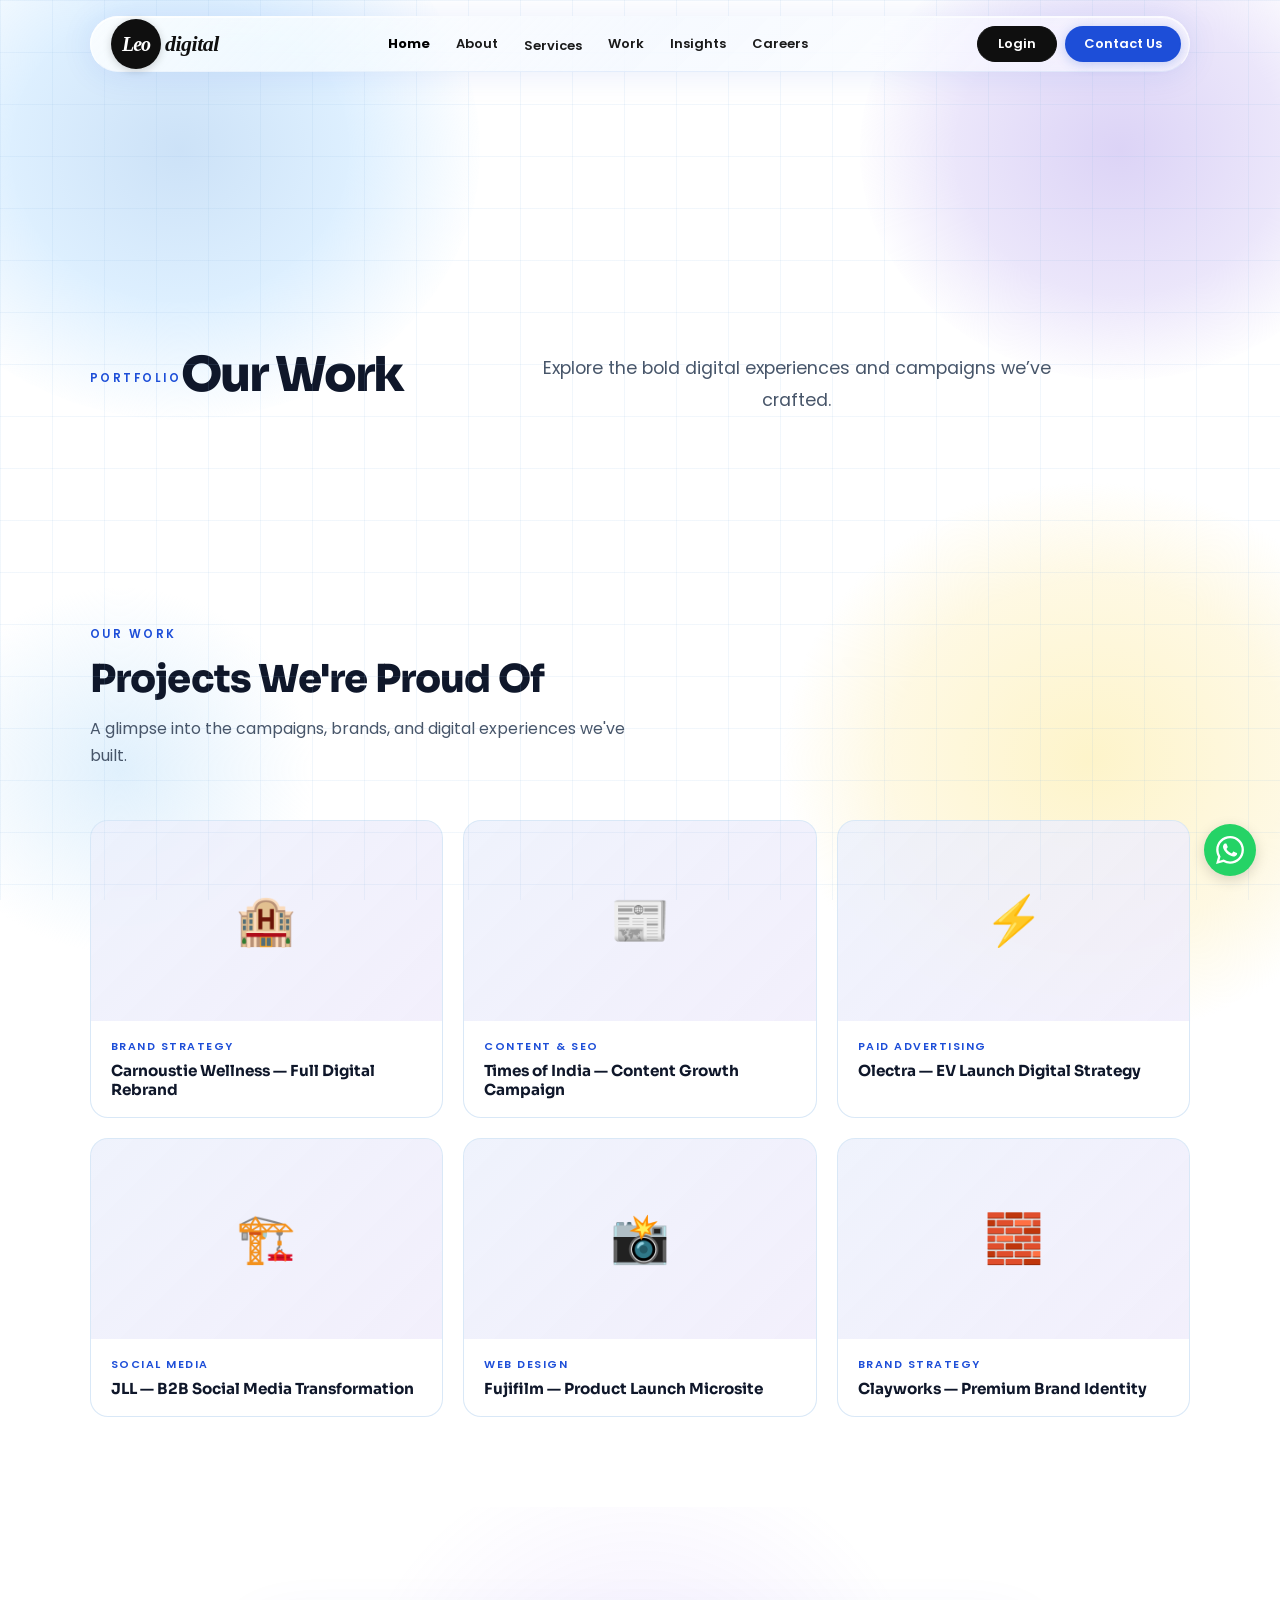
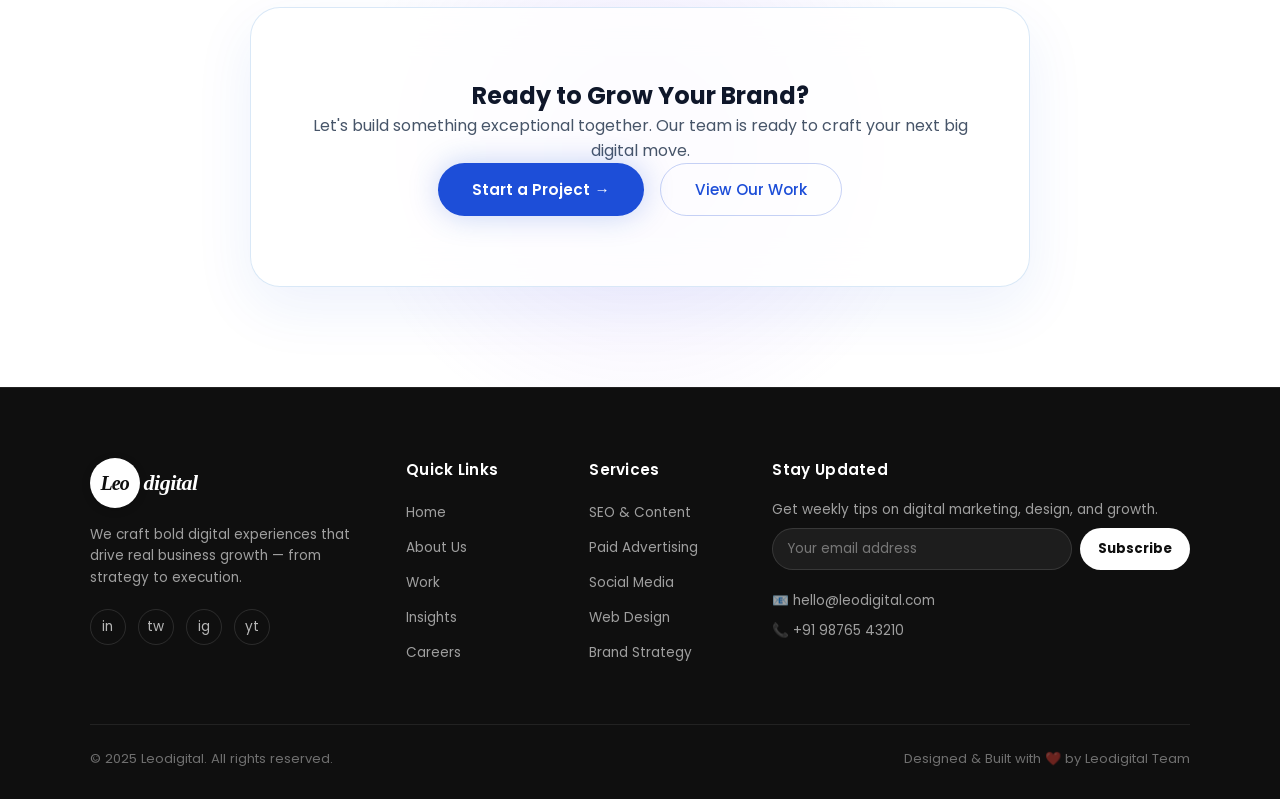
<file: work.html>
<!DOCTYPE html>
<html lang="en">
<head>
  <meta charset="UTF-8" />
  <meta name="viewport" content="width=device-width, initial-scale=1.0"/>
  <title>Work | Leo Digital</title>

  <!-- Google Fonts -->
  <link href="https://fonts.googleapis.com/css2?family=Poppins:wght@300;400;500;600;700&family=Sora:wght@600;700;800&display=swap" rel="stylesheet">

  <link rel="stylesheet" href="style.css">
</head>

<body>

  <!-- Background Blobs -->
  <div class="blob blob-tl"></div>
  <div class="blob blob-tr"></div>
  <div class="blob blob-br"></div>
  <div class="blob blob-bl"></div>
  <div class="grid-overlay"></div>

  <div class="site-wrapper">

  <!-- Hero wrapper -->
  <div id="vanta-bg">

    <!-- Navbar -->
    <nav class="navbar" id="navbar">

      <div class="logo">
        <div class="logo-badge"><span>Leo</span></div>
        <div class="logo-text">digital</div>
      </div>

      <div class="nav-links">
        <a href="#">Home</a>
        <a href="#">About</a>
        <div class="nav-item-dropdown">
          <a href="#">Services</a>
          <div class="services-dropdown">
            <a href="#"><span class="sd-icon">🎯</span>SEO &amp; Content</a>
            <a href="#"><span class="sd-icon">📢</span>Paid Advertising</a>
            <a href="#"><span class="sd-icon">📱</span>Social Media</a>
            <a href="#"><span class="sd-icon">🖥️</span>Web Design</a>
            <a href="#"><span class="sd-icon">💡</span>Brand Strategy</a>
            <a href="#"><span class="sd-icon">📊</span>Analytics &amp; Insights</a>
          </div>
        </div>
        <a href="#">Work</a>
        <a href="#">Insights</a>
        <a href="#">Careers</a>
      </div>

      <div class="nav-right">
        <button class="login-btn">Login</button>
        <button class="contact-btn">Contact Us</button>
      </div>

      <!-- Hamburger (mobile) -->
      <button class="hamburger" id="hamburger" aria-label="Toggle menu">
        <span></span><span></span><span></span>
      </button>

    </nav>

    <!-- Mobile Nav -->
    <div class="mobile-nav" id="mobileNav">
      <a href="#">Home</a>
      <a href="#">About</a>
      <a href="#">Services</a>
      <a href="#">Work</a>
      <a href="#">Insights</a>
      <a href="#">Careers</a>
      <div class="mobile-nav-divider"></div>
      <div class="mobile-nav-btns">
        <button class="m-login">Login</button>
        <button class="m-contact">Contact Us</button>
      </div>
    </div>

    
    <section class="hero" style="min-height:50vh; padding-top:160px; text-align:center;">
      <div class="sec-label">Portfolio</div>
      <h1 class="sec-title" style="font-size:3rem; margin-bottom:20px;">Our Work</h1>
      <p class="sec-sub" style="margin:0 auto; font-size:1.1rem;">Explore the bold digital experiences and campaigns we’ve crafted.</p>
    </section>
<!-- ── Featured Works ── -->
    <section class="sec reveal">
      <div class="sec-label">Our Work</div>
      <h2 class="sec-title">Projects We're Proud Of</h2>
      <p class="sec-sub">A glimpse into the campaigns, brands, and digital experiences we've built.</p>
      <div class="works-grid">
        <div class="work-card reveal reveal-delay-1">
          <div class="work-thumb">🏨</div>
          <div class="work-info">
            <div class="work-tag">Brand Strategy</div>
            <div class="work-title">Carnoustie Wellness — Full Digital Rebrand</div>
          </div>
        </div>
        <div class="work-card reveal reveal-delay-2">
          <div class="work-thumb">📰</div>
          <div class="work-info">
            <div class="work-tag">Content &amp; SEO</div>
            <div class="work-title">Times of India — Content Growth Campaign</div>
          </div>
        </div>
        <div class="work-card reveal reveal-delay-3">
          <div class="work-thumb">⚡</div>
          <div class="work-info">
            <div class="work-tag">Paid Advertising</div>
            <div class="work-title">Olectra — EV Launch Digital Strategy</div>
          </div>
        </div>
        <div class="work-card reveal reveal-delay-1">
          <div class="work-thumb">🏗️</div>
          <div class="work-info">
            <div class="work-tag">Social Media</div>
            <div class="work-title">JLL — B2B Social Media Transformation</div>
          </div>
        </div>
        <div class="work-card reveal reveal-delay-2">
          <div class="work-thumb">📸</div>
          <div class="work-info">
            <div class="work-tag">Web Design</div>
            <div class="work-title">Fujifilm — Product Launch Microsite</div>
          </div>
        </div>
        <div class="work-card reveal reveal-delay-3">
          <div class="work-thumb">🧱</div>
          <div class="work-info">
            <div class="work-tag">Brand Strategy</div>
            <div class="work-title">Clayworks — Premium Brand Identity</div>
          </div>
        </div>
      </div>
    </section>

<!-- ── CTA Section ── -->
    <section class="cta-section reveal">
      <div class="cta-box">
        <h2>Ready to Grow Your Brand?</h2>
        <p>Let's build something exceptional together. Our team is ready to craft your next big digital move.</p>
        <div class="cta-btns">
          <button class="btn-glow" onclick="window.location.href='contact.html'">Start a Project →</button>
          <button class="btn-outline">View Our Work</button>
        </div>
      </div>
    </section>

  <!-- Footer -->
  <footer class="site-footer">
    <div class="footer-grid">

      <div class="footer-col footer-brand">
        <div class="logo">
          <div class="logo-badge"><span>Leo</span></div>
          <div class="logo-text">digital</div>
        </div>
        <p class="footer-desc">We craft bold digital experiences that drive real business growth — from strategy to execution.</p>
        <div class="footer-socials">
          <a href="#" class="social-icon">in</a>
          <a href="#" class="social-icon">tw</a>
          <a href="#" class="social-icon">ig</a>
          <a href="#" class="social-icon">yt</a>
        </div>
      </div>

      <div class="footer-col">
        <h4>Quick Links</h4>
        <ul>
          <li><a href="#">Home</a></li>
          <li><a href="#">About Us</a></li>
          <li><a href="#">Work</a></li>
          <li><a href="#">Insights</a></li>
          <li><a href="#">Careers</a></li>
        </ul>
      </div>

      <div class="footer-col">
        <h4>Services</h4>
        <ul>
          <li><a href="#">SEO & Content</a></li>
          <li><a href="#">Paid Advertising</a></li>
          <li><a href="#">Social Media</a></li>
          <li><a href="#">Web Design</a></li>
          <li><a href="#">Brand Strategy</a></li>
        </ul>
      </div>

      <div class="footer-col">
        <h4>Stay Updated</h4>
        <p>Get weekly tips on digital marketing, design, and growth.</p>
        <div class="newsletter-form">
          <input type="email" placeholder="Your email address">
          <button>Subscribe</button>
        </div>
        <p style="margin-top:20px;">📧 hello@leodigital.com</p>
        <p>📞 +91 98765 43210</p>
      </div>

    </div>

    <div class="footer-bottom">
      <p>© 2025 Leodigital. All rights reserved.</p>
      <p>Designed & Built with ❤️ by Leodigital Team</p>
    </div>
  </footer>

  <!-- ── Floating Action Buttons ── -->
  <div class="fab-container">
    <button class="fab-btn fab-top" id="backToTop" aria-label="Back to Top">
      <svg width="24" height="24" viewBox="0 0 24 24" fill="none" stroke="currentColor" stroke-width="2" stroke-linecap="round" stroke-linejoin="round"><path d="M12 19V5M5 12l7-7 7 7"/></svg>
    </button>
    <a href="https://wa.me/1234567890" target="_blank" class="fab-btn fab-wa" aria-label="WhatsApp Us">
      <svg width="28" height="28" viewBox="0 0 24 24" fill="currentColor"><path d="M17.472 14.382c-.297-.149-1.758-.867-2.03-.967-.273-.099-.471-.148-.67.15-.197.297-.767.966-.94 1.164-.173.199-.347.223-.644.075-.297-.15-1.255-.463-2.39-1.475-.883-.788-1.48-1.761-1.653-2.059-.173-.297-.018-.458.13-.606.134-.133.298-.347.446-.52.149-.174.198-.298.298-.497.099-.198.05-.371-.025-.52-.075-.149-.669-1.612-.916-2.207-.242-.579-.487-.5-.669-.51a12.8 12.8 0 0 0-.57-.01c-.198 0-.52.074-.792.372-.272.297-1.04 1.016-1.04 2.479 0 1.462 1.065 2.875 1.213 3.074.149.198 2.096 3.2 5.077 4.487.709.306 1.262.489 1.694.625.712.227 1.36.195 1.871.118.571-.085 1.758-.719 2.006-1.413.248-.694.248-1.289.173-1.413-.074-.124-.272-.198-.57-.347m-5.421 7.403h-.004a9.87 9.87 0 0 1-5.031-1.378l-.361-.214-3.741.982.998-3.648-.235-.374a9.86 9.86 0 0 1-1.51-5.26c.001-5.45 4.436-9.884 9.888-9.884 2.64 0 5.122 1.03 6.988 2.898a9.825 9.825 0 0 1 2.893 6.994c-.003 5.45-4.437 9.884-9.885 9.884m8.413-18.297A11.815 11.815 0 0 0 12.05 0C5.495 0 .16 5.335.157 11.892c0 2.096.547 4.142 1.588 5.945L.057 24l6.305-1.654a11.882 11.882 0 0 0 5.683 1.448h.005c6.554 0 11.89-5.335 11.893-11.893a11.821 11.821 0 0 0-3.48-8.413Z"/></svg>
    </a>
  </div>

  </div><!-- end .site-wrapper -->
  <div class="blob-1"></div>
  <div class="blob-2"></div>

  <script>
    /* ══════════════════════════════════════
       LEAD FORM SUBMIT
    ══════════════════════════════════════ */
    function handleLeadSubmit(e){
      e.preventDefault();
      const card = document.querySelector('.lead-form-card');
      card.innerHTML = `
        <div style="text-align:center;padding:20px 0;">
          <div style="font-size:2.2rem;margin-bottom:12px;">✅</div>
          <h3 style="font-family:'Sora',sans-serif;font-size:1rem;color:var(--text-dark);margin-bottom:8px;">
            Thanks! We'll be in touch soon.
          </h3>
          <p style="font-size:0.78rem;color:var(--text-mid);line-height:1.6;">
            One of our experts will reach out<br>within 24 hours.
          </p>
        </div>`;
      setTimeout(()=>{ window.location.href='contact.html'; }, 2500);
    }

    /* ══════════════════════════════════════
       NAVBAR — SCROLL GLASS EFFECT
    ══════════════════════════════════════ */
    const navbar = document.getElementById('navbar');
    window.addEventListener('scroll', () => {
      if(window.scrollY > 30){
        navbar.classList.add('scrolled');
      } else {
        navbar.classList.remove('scrolled');
      }
    }, { passive: true });

    /* ══════════════════════════════════════
       HAMBURGER TOGGLE
    ══════════════════════════════════════ */
    const hamburger = document.getElementById('hamburger');
    const mobileNav = document.getElementById('mobileNav');

    hamburger.addEventListener('click', (e) => {
      e.stopPropagation();
      hamburger.classList.toggle('open');
      mobileNav.classList.toggle('active');
    });

    // Close mobile nav on link click
    mobileNav.querySelectorAll('a').forEach(link => {
      link.addEventListener('click', () => {
        hamburger.classList.remove('open');
        mobileNav.classList.remove('active');
      });
    });

    // Close mobile nav when clicking outside
    document.addEventListener('click', (e) => {
      if(!navbar.contains(e.target) && !mobileNav.contains(e.target)){
        hamburger.classList.remove('open');
        mobileNav.classList.remove('active');
      }
    });

    /* ══════════════════════════════════════
       ACTIVE NAV LINK ON SCROLL
    ══════════════════════════════════════ */
    (function(){
      const navLinks = document.querySelectorAll('.nav-links a');
      const sections = [];

      // Map nav links to section IDs (skip # links gracefully)
      navLinks.forEach(link => {
        const href = link.getAttribute('href');
        if(href && href.startsWith('#') && href.length > 1){
          const sec = document.querySelector(href);
          if(sec) sections.push({ link, sec });
        }
      });

      // Mark Home as default active
      if(navLinks.length) navLinks[0].classList.add('active');

      if(sections.length){
        const onScroll = () => {
          const scrollY = window.scrollY + 120;
          let current = null;
          sections.forEach(({ link, sec }) => {
            if(sec.offsetTop <= scrollY){
              current = link;
            }
          });
          navLinks.forEach(l => l.classList.remove('active'));
          if(current) current.classList.add('active');
          else if(navLinks.length) navLinks[0].classList.add('active');
        };
        window.addEventListener('scroll', onScroll, { passive: true });
      }
    })();

    /* ══════════════════════════════════════
       SCROLL REVEAL
    ══════════════════════════════════════ */
    const revealObserver = new IntersectionObserver((entries) => {
      entries.forEach(entry => {
        if(entry.isIntersecting){
          entry.target.classList.add('visible');
          revealObserver.unobserve(entry.target);
        }
      });
    }, { threshold: 0.12 });
    document.querySelectorAll('.reveal').forEach(el => revealObserver.observe(el));
    /* ══════════════════════════════════════
       BACK TO TOP BUTTON
    ══════════════════════════════════════ */
    const backToTop = document.getElementById('backToTop');
    window.addEventListener('scroll', () => {
      if(window.scrollY > 500){
        backToTop.classList.add('visible');
      } else {
        backToTop.classList.remove('visible');
      }
    }, { passive: true });
    backToTop.addEventListener('click', () => {
      window.scrollTo({ top: 0, behavior: 'smooth' });
    });

  </script>

</body>
</html>
</file>
<file: style.css>
:root{
      --blue:#1d4ed8;
      --blue-light:#3b82f6;
      --amber:#f59e0b;
      --text-dark:#0f172a;
      --text-mid:#475569;
      --text-muted:#94a3b8;
      --border:rgba(0,0,0,0.08);
    }

    *{
      margin:0;
      padding:0;
      box-sizing:border-box;
      font-family:'Poppins',sans-serif;
    }

    html{
      scroll-behavior:smooth;
    }

    body{
      width:100%;
      min-height:100%;
      overflow-x:hidden;
      background:#ffffff;
      color:var(--text-dark);
      /* Push body content below the fixed navbar */
      padding-top:80px;
    }

    /* ── Background Blobs ── */
    .blob{
      position:fixed;
      border-radius:50%;
      pointer-events:none;
      z-index:0;
    }
    .blob-tl{
      width:600px; height:540px;
      top:-120px; left:-120px;
      background:radial-gradient(ellipse at center,#c7dff7 0%,#daeeff 40%,transparent 72%);
      opacity:0.9;
    }
    .blob-tr{
      width:520px; height:460px;
      top:-80px; right:-100px;
      background:radial-gradient(ellipse at center,#d6ccf5 0%,#e8e2fa 45%,transparent 72%);
      opacity:0.85;
    }
    .blob-br{
      width:620px; height:560px;
      bottom:-140px; right:-120px;
      background:radial-gradient(ellipse at center,#fdf3c7 0%,#fef8e1 45%,transparent 70%);
      opacity:0.95;
    }
    .blob-bl{
      width:400px; height:380px;
      bottom:-60px; left:-80px;
      background:radial-gradient(ellipse at center,#cfe8fb 0%,transparent 68%);
      opacity:0.65;
    }
    .grid-overlay{
      position:fixed;
      inset:0;
      background-image:
        linear-gradient(rgba(148,190,230,0.13) 1px,transparent 1px),
        linear-gradient(90deg,rgba(148,190,230,0.13) 1px,transparent 1px);
      background-size:52px 52px;
      pointer-events:none;
      z-index:1;
    }
    /* .site-wrapper — NO position/z-index: avoids trapping the
       fixed navbar inside a new stacking context */
    .site-wrapper{
      position:static;
    }

    /* ── Hero wrapper (replaces vanta-bg) ── */
    #vanta-bg{
      width:100%;
      min-height:100vh;
      position:relative;
    }

    /* ══ Glass Pill Navbar ══ */
    .navbar{
      position:fixed;
      top:16px;
      left:50%;
      transform:translateX(-50%);
      width:92%;
      max-width:1100px;
      height:56px;
      z-index:9999;

      /* Glass fill — light theme vibrancy */
      background:rgba(255,255,255,0.55);
      backdrop-filter:blur(24px) saturate(180%);
      -webkit-backdrop-filter:blur(24px) saturate(180%);

      /* Pill shape */
      border-radius:999px;

      /* Luminous border */
      border:1px solid rgba(255,255,255,0.75);
      border-bottom-color:rgba(200,220,245,0.4);

      /* Depth */
      box-shadow:
        0 2px 32px rgba(29,78,216,0.10),
        inset 0 1px 0 rgba(255,255,255,0.80);

      display:flex;
      align-items:center;
      justify-content:space-between;
      padding:0 8px 0 20px;

      /* Smooth transitions */
      transition:
        background     0.4s cubic-bezier(0.4,0,0.2,1),
        box-shadow     0.4s cubic-bezier(0.4,0,0.2,1),
        border-color   0.4s cubic-bezier(0.4,0,0.2,1),
        top            0.4s cubic-bezier(0.4,0,0.2,1),
        width          0.4s cubic-bezier(0.4,0,0.2,1);
    }

    /* Shimmer ring on outer edge */
    .navbar::before{
      content:'';
      position:absolute;
      inset:-1px;
      border-radius:inherit;
      background:linear-gradient(
        135deg,
        rgba(255,255,255,0.65) 0%,
        rgba(180,210,255,0.12) 50%,
        rgba(255,255,255,0.0)  100%
      );
      pointer-events:none;
      z-index:-1;
    }

    /* Scroll state — deeper glass, narrower */
    .navbar.scrolled{
      top:10px;
      width:88%;
      background:rgba(255,255,255,0.78);
      backdrop-filter:blur(36px) saturate(200%);
      -webkit-backdrop-filter:blur(36px) saturate(200%);
      border-color:rgba(255,255,255,0.88);
      border-bottom-color:rgba(29,78,216,0.08);
      box-shadow:
        0 4px 40px rgba(29,78,216,0.12),
        inset 0 1px 0 rgba(255,255,255,0.90);
    }

    /* ══ Hamburger ══ */
    .hamburger{
      display:none;
      flex-direction:column;
      gap:5px;
      cursor:pointer;
      padding:6px;
      /* Above navbar so always clickable */
      z-index:10000;
      border-radius:8px;
      transition:background 0.2s;
      background:transparent;
      border:none;
      outline:none;
    }
    .hamburger:hover{ background:rgba(29,78,216,0.07); }
    .hamburger span{
      display:block;
      width:22px;
      height:2.5px;
      background:var(--text-dark);
      border-radius:2px;
      transition:transform 0.3s ease, opacity 0.3s ease;
    }
    .hamburger.open span:nth-child(1){ transform:rotate(45deg) translate(5px,5px); }
    .hamburger.open span:nth-child(2){ opacity:0; }
    .hamburger.open span:nth-child(3){ transform:rotate(-45deg) translate(5px,-5px); }

    /* ══ Mobile Nav Dropdown ══ */
    .mobile-nav{
      display:none;
      position:fixed;
      top:76px;
      left:16px;
      right:16px;
      background:rgba(255,255,255,0.98);
      backdrop-filter:blur(28px);
      -webkit-backdrop-filter:blur(28px);
      border:1px solid rgba(180,210,240,0.45);
      border-radius:22px;
      padding:20px 24px;
      /* Just below navbar but above all page content */
      z-index:9998;
      flex-direction:column;
      gap:4px;
      box-shadow:0 16px 50px rgba(29,78,216,0.12);
      animation:slideDown 0.28s cubic-bezier(0.16,1,0.3,1);
    }
    .mobile-nav.active{ display:flex; }

    @keyframes slideDown{
      from{ opacity:0; transform:translateY(-12px) scale(0.98); }
      to{   opacity:1; transform:translateY(0)    scale(1);    }
    }

    .mobile-nav a{
      text-decoration:none;
      color:var(--text-mid);
      font-size:14.5px;
      font-weight:500;
      padding:11px 12px;
      border-radius:12px;
      border-bottom:none;
      transition:background 0.2s, color 0.2s;
    }
    .mobile-nav a:hover{ background:rgba(29,78,216,0.06); color:var(--blue); }

    .mobile-nav .mobile-nav-divider{
      height:1px;
      background:rgba(0,0,0,0.06);
      margin:8px 0;
      border-radius:1px;
    }
    .mobile-nav .mobile-nav-btns{
      display:flex;
      gap:10px;
      margin-top:4px;
    }
    .mobile-nav .mobile-nav-btns button{
      flex:1;
      padding:11px;
      border-radius:30px;
      font-size:13px;
      font-weight:600;
      cursor:pointer;
      transition:0.25s;
    }
    .mobile-nav .m-login{
      background:rgba(29,78,216,0.07);
      border:1px solid rgba(29,78,216,0.18);
      color:var(--blue);
    }
    .mobile-nav .m-login:hover{ background:rgba(29,78,216,0.14); }
    .mobile-nav .m-contact{
      background:var(--blue);
      border:none;
      color:#ffffff;
    }
    .mobile-nav .m-contact:hover{ background:#1a44c2; }

    .logo{
      display:flex;
      align-items:center;
      gap:4px;
      text-decoration:none;
      cursor:pointer;
      flex-shrink:0;
    }

    /* ── Logo Badge — black circle, white text ── */
    .logo-badge{
      width:50px;
      height:50px;
      border-radius:50%;
      background:#0f0f0f;
      display:flex;
      align-items:center;
      justify-content:center;
      flex-shrink:0;
      box-shadow:0 2px 8px rgba(0,0,0,0.18);
    }
    .logo-badge span{
      font-size:20px;        /* bigger — fills the circle */
      font-weight:900;
      font-style:italic;
      color:#ffffff;
      letter-spacing:-1px;
      line-height:1;
      font-family:'Georgia',serif;
      user-select:none;
    }

    /* ── "digital" wordmark — black ── */
    .logo-text{
      font-size:22px;
      font-weight:900;
      font-style:italic;
      color:#0f0f0f;
      letter-spacing:-0.5px;
      line-height:1;
      font-family:'Georgia',serif;
    }

    @media(max-width:768px){
      .logo-badge{ width:42px; height:42px; }
      .logo-badge span{ font-size:17px; }
      .logo-text{ font-size:18px; }
    }

    /* ── Services Dropdown ── */
    .nav-item-dropdown{ position:relative; }
    .nav-item-dropdown > a::after{
      content:'\25BE'; margin-left:5px; font-size:10px;
      vertical-align:middle; display:inline-block;
      transition:transform 0.3s;
    }
    .nav-item-dropdown:hover > a::after{ transform:rotate(180deg); }
    .services-dropdown{
      position:absolute; top:calc(100% + 14px); left:50%;
      transform:translateX(-50%) translateY(-8px);
      background:rgba(255,255,255,0.97);
      backdrop-filter:blur(24px); -webkit-backdrop-filter:blur(24px);
      border:1px solid rgba(180,210,240,0.5);
      border-radius:18px; padding:14px; min-width:220px;
      /* 200 — well below navbar (9999) but above page content */
      z-index:200; opacity:0; pointer-events:none;
      transition:opacity 0.25s ease, transform 0.25s ease;
      box-shadow:0 20px 60px rgba(29,78,216,0.12);
    }
    .nav-item-dropdown:hover .services-dropdown{
      opacity:1; pointer-events:all;
      transform:translateX(-50%) translateY(0);
    }
    .services-dropdown a{
      display:flex; align-items:center; gap:10px;
      padding:10px 12px; border-radius:10px;
      font-size:13px; font-weight:500;
      color:var(--text-mid); text-decoration:none;
      transition:background 0.2s, color 0.2s; white-space:nowrap;
    }
    .services-dropdown a:hover{ background:rgba(29,78,216,0.07); color:var(--blue); }
    .services-dropdown a::after{ display:none!important; }
    .sd-icon{
      flex-shrink:0;
    }

    /* ══ Nav links — underline slide animation ══ */
    .nav-links{
      display:flex;
      gap:2px;
      align-items:center;
    }

    .nav-links a{
      text-decoration:none;
      color:#1a1a1a;          /* dark — clearly readable */
      font-size:13px;
      font-weight:600;
      padding:6px 12px;
      border-radius:0;
      white-space:nowrap;
      position:relative;
      transition:color 0.2s ease;
      background:transparent;
    }

    /* Black underline — slides in from left on hover only */
    .nav-links a::after{
      content:'';
      position:absolute;
      bottom:0;
      left:12px;
      right:12px;
      height:1.5px;
      border-radius:2px;
      background:#000000;
      transform:scaleX(0);
      transform-origin:left center;
      transition:transform 0.25s cubic-bezier(0.4,0,0.2,1);
    }

    .nav-links a:hover{
      color:#000000;
    }
    .nav-links a:hover::after{
      transform:scaleX(1);
    }

    /* Active — dark text, no permanent underline */
    .nav-links a.active{
      color:#000000;
      font-weight:700;
    }

    .nav-right{
      display:flex;
      align-items:center;
      gap:8px;
    }

    /* Login — black filled pill */
    .login-btn{
      padding:7px 20px;
      border-radius:999px;
      border:1.5px solid #0f0f0f;
      background:#0f0f0f;
      color:#ffffff;
      cursor:pointer;
      transition:background 0.2s, box-shadow 0.2s;
      font-size:13px;
      font-weight:600;
    }
    .login-btn:hover{
      background:#2d2d2d;
      box-shadow:0 4px 16px rgba(0,0,0,0.18);
    }

    /* Contact Us — filled glass pill CTA */
    .contact-btn{
      padding:7px 18px;
      border:1px solid rgba(29,78,216,0.3);
      border-radius:999px;
      background:var(--blue);
      color:#ffffff;
      font-weight:600;
      cursor:pointer;
      transition:background 0.2s, box-shadow 0.2s;
      font-size:13px;
      box-shadow:0 2px 12px rgba(29,78,216,0.25);
    }
    .contact-btn:hover{
      background:#1a44c2;
      box-shadow:0 4px 20px rgba(29,78,216,0.35);
    }

    /* Hero Section */

    .hero{
      width:100%;
      min-height:100vh;
      display:flex;
      align-items:center;
      justify-content:flex-start;
      text-align:left;
      padding:0 7%;
      position:relative;
      /* No z-index — avoids stacking context that competes with navbar */
    }

    .hero-content{
      max-width:850px;
    }

    .hero-tag{
      display:inline-block;
      padding:8px 18px;
      border-radius:30px;
      background:rgba(29,78,216,0.08);
      border:1px solid rgba(29,78,216,0.18);
      color:var(--blue);
      margin-bottom:25px;
      font-size:13px;
      letter-spacing:1px;
    }

    .hero h1{
      font-family: 'Sora', sans-serif;
      font-size: 78px;
      line-height: 1.08;
      letter-spacing: -2px;
      margin-bottom: 28px;
      font-weight: 800;
      color:var(--text-dark);
    }

    .hero p{
      font-size:18px;
      color:var(--text-mid);
      line-height:1.8;
      margin-bottom:40px;
    }

    .hero-buttons{
      display:flex;
      justify-content:center;
      gap:20px;
      flex-wrap:wrap;
    }

    .primary-btn{
      padding:15px 35px;
      border:none;
      border-radius:40px;
      background:var(--blue);
      color:#fff;
      font-size:16px;
      font-weight:600;
      cursor:pointer;
      transition:0.3s;
    }

    .secondary-btn{
      padding:15px 35px;
      border-radius:40px;
      border:1px solid rgba(29,78,216,0.2);
      background:rgba(29,78,216,0.05);
      color:var(--blue);
      font-size:16px;
      cursor:pointer;
      transition:0.3s;
    }

    .primary-btn:hover,
    .secondary-btn:hover{
      transform:translateY(-3px);
    }

    /* ── Lead Form Card ── */
    .lead-form-card{
      position:absolute;
      right:5%;
      top:50%;
      transform:translateY(-50%);
      width:320px;
      background:rgba(255,255,255,0.85);
      border:1px solid rgba(180,210,240,0.5);
      border-radius:24px;
      padding:28px 24px;
      backdrop-filter:blur(20px);
      -webkit-backdrop-filter:blur(20px);
      /* Keep well below navbar (9999) */
      z-index:5;
      box-shadow:0 8px 40px rgba(29,78,216,0.1);
      animation:fadeInCard 0.8s ease 0.3s both;
      /* Prevent this card's stacking context bleeding up */
      isolation:isolate;
    }
    @keyframes fadeInCard{
      from{ opacity:0; transform:translateY(calc(-50% + 24px)); }
      to{   opacity:1; transform:translateY(-50%); }
    }
    .lead-form-card h3{
      font-size:1.05rem;
      font-weight:700;
      color:var(--text-dark);
      margin-bottom:4px;
      font-family:'Sora',sans-serif;
    }
    .lead-form-card .lf-sub{
      font-size:0.75rem;
      color:var(--text-muted);
      margin-bottom:18px;
      line-height:1.5;
    }
    .lf-field{
      margin-bottom:12px;
    }
    .lf-field input,
    .lf-field select{
      width:100%;
      padding:10px 14px;
      background:rgba(29,78,216,0.04);
      border:1px solid rgba(29,78,216,0.12);
      border-radius:12px;
      color:var(--text-dark);
      font-size:0.82rem;
      font-family:'Poppins',sans-serif;
      outline:none;
      transition:border-color 0.2s;
      appearance:none;
      -webkit-appearance:none;
    }
    .lf-field input::placeholder{ color:var(--text-muted); }
    .lf-field input:focus,
    .lf-field select:focus{
      border-color:var(--blue);
    }
    .lf-field select option{ background:#fff; color:var(--text-dark); }
    .lf-submit{
      width:100%;
      padding:11px;
      border:none;
      border-radius:12px;
      background:var(--blue);
      color:#fff;
      font-size:0.88rem;
      font-weight:600;
      cursor:pointer;
      transition:opacity 0.2s, transform 0.2s;
      margin-top:4px;
      font-family:'Poppins',sans-serif;
    }
    .lf-submit:hover{ opacity:0.88; transform:translateY(-1px); }
    .lf-divider{
      text-align:center;
      font-size:0.72rem;
      color:var(--text-muted);
      margin:10px 0;
    }
    .lf-contact-link{
      display:block;
      text-align:center;
      font-size:0.80rem;
      color:var(--blue);
      text-decoration:none;
      transition:color 0.2s;
    }
    .lf-contact-link:hover{ color:#1a44c2; }

    @media(max-width:1100px){
      .lead-form-card{ width:280px; padding:22px 18px; }
    }
    @media(max-width:900px){
      .lead-form-card{
        position:static;
        transform:none;
        width:100%;
        max-width:400px;
        margin:30px auto 0;
        animation:none;
        opacity:1;
      }
    }

    /* ── Responsive ── */
    @media(max-width:991px){
      .nav-links{ display:none; }
      .nav-right{ display:none; }
      .hamburger{ display:flex; }

      .hero h1{ font-size:48px; letter-spacing:-1px; }
      .hero p{ font-size:16px; }
      .stats-container{ grid-template-columns:1fr; }
    }

    @media(max-width:600px){
      body{ padding-top:72px; }
      .navbar{
        width:calc(100% - 24px);
        top:10px;
        padding:8px 16px;
        border-radius:50px;
      }
      .logo-badge{ width:40px; height:40px; }
      .logo-badge span{ font-size:16px; }
      .logo-text{ font-size:15px; }

      .hero{
        padding:100px 5% 40px;
        min-height:100svh;
        align-items:flex-start;
        text-align:left;
      }
      .hero h1{
        font-size:36px;
        line-height:1.15;
        letter-spacing:-0.5px;
        margin-bottom:16px;
      }
      .hero p{
        font-size:14px;
        margin-bottom:28px;
        line-height:1.7;
      }
      .hero-buttons{
        justify-content:flex-start;
      }
      .primary-btn, .secondary-btn{
        padding:12px 24px;
        font-size:14px;
      }

      .stats-section{ padding:20px 5% 50px; }
      .stats-container{ flex-direction:column; align-items:stretch; }
      .stat-card{ max-width:100%; }

      .section-title{ font-size:1.5rem; }
      .section-subtitle{ font-size:0.88rem; }

      .stories-grid, .power-grid{ grid-template-columns:1fr; }
      .footer-grid{ grid-template-columns:1fr; gap:28px; }

      .footer-bottom{
        flex-direction:column;
        text-align:center;
        gap:6px;
      }

      .site-footer{ padding:50px 5% 24px; }

      .mobile-nav{ top:62px; }
    }

    /* ── Partners Section ── */
    .partners-section{
      padding:70px 7%;
      position:relative;
      text-align:center;
    }
    .section-title{
      font-size:2rem;
      font-weight:700;
      color:var(--text-dark);
      margin-bottom:10px;
    }
    .section-subtitle{
      font-size:1rem;
      color:var(--text-muted);
      margin-bottom:50px;
    }
    .partners-track-wrapper{
      overflow:hidden;
      width:100%;
      position:relative;
    }
    .partners-track-wrapper::before,
    .partners-track-wrapper::after{
      content:'';
      position:absolute;
      top:0; bottom:0; width:120px;
      z-index:2;
      pointer-events:none;
    }
    .partners-track-wrapper::before{ left:0; background:linear-gradient(to right,#ffffff,transparent); }
    .partners-track-wrapper::after{ right:0; background:linear-gradient(to left,#ffffff,transparent); }
    .partners-track{
      display:flex;
      gap:50px;
      width:max-content;
      animation:scrollPartners 30s linear infinite;
    }
    @keyframes scrollPartners{
      0%{transform:translateX(0);}
      100%{transform:translateX(-50%);}
    }
    /* ── Partner logos — monochrome premium ── */
    .partner-logo{
      background:#ffffff;
      border:1px solid rgba(0,0,0,0.08);
      border-radius:14px;
      padding:18px 30px;
      display:flex;
      align-items:center;
      justify-content:center;
      flex-direction:column;
      gap:2px;
      min-width:160px;
      white-space:nowrap;
      cursor:default;
      /* Smooth lift on hover */
      transition:transform 0.28s cubic-bezier(0.4,0,0.2,1),
                 box-shadow 0.28s cubic-bezier(0.4,0,0.2,1),
                 border-color 0.28s ease;
    }
    .partner-logo:hover{
      transform:translateY(-5px) scale(1.02);
      box-shadow:0 12px 32px rgba(0,0,0,0.10);
      border-color:rgba(0,0,0,0.16);
    }
    .partner-logo .p-name{
      font-size:1rem;
      font-weight:800;
      letter-spacing:0.5px;
      color:#0f0f0f;
      line-height:1.1;
    }
    .partner-logo .p-sub{
      font-size:0.62rem;
      font-weight:500;
      letter-spacing:1.2px;
      color:#888;
      text-transform:uppercase;
    }


    /* ── Digital Marketing Power ── */
    .power-section{
      padding:80px 7%;
      position:relative;
      text-align:center;
    }
    .power-grid{
      display:grid;
      grid-template-columns:repeat(4,1fr);
      gap:24px;
      margin-top:50px;
    }
    .power-card{
      background:rgba(255,255,255,0.80);
      border:1px solid rgba(180,210,240,0.5);
      border-radius:18px;
      padding:24px 16px;
      position:relative;
      overflow:hidden;
      transition:transform 0.3s,box-shadow 0.3s;
      backdrop-filter:blur(10px);
    }
    .power-card::after{
      content:'';
      position:absolute;
      bottom:-30px; left:50%;
      transform:translateX(-50%);
      width:80px; height:80px;
      border-radius:50%;
      background:rgba(29,78,216,0.08);
      filter:blur(24px);
    }
    .power-card:hover{
      transform:translateY(-10px);
      box-shadow:0 16px 40px rgba(29,78,216,0.12);
      border-color:rgba(29,78,216,0.25);
    }
    .power-icon{
      font-size:2rem;
      margin-bottom:16px;
      display:block;
    }
    .power-num{
      font-size:2.4rem;
      font-weight:800;
      background:linear-gradient(135deg,#1d4ed8,#3b82f6);
      -webkit-background-clip:text;
      background-clip:text;
      -webkit-text-fill-color:transparent;
      margin-bottom:8px;
    }
    .power-label{
      font-size:0.85rem;
      color:var(--text-mid);
      font-weight:400;
    }
    .power-bar-wrap{
      margin-top:16px;
      height:4px;
      background:rgba(29,78,216,0.08);
      border-radius:4px;
      overflow:hidden;
    }
    .power-bar{
      height:100%;
      border-radius:4px;
      background:linear-gradient(to right,#1d4ed8,#3b82f6);
      width:0%;
      transition:width 1.5s ease;
    }

    /* ── Footer ── */
    .site-footer{
      background:#0f0f0f;
      border-top:1px solid rgba(255,255,255,0.08);
      padding:70px 7% 30px;
      position:relative;
      backdrop-filter:none;
      color:rgba(255,255,255,0.7);
    }
    .footer-grid{
      display:grid;
      grid-template-columns:2fr 1fr 1fr 1.5fr;
      gap:50px;
      margin-bottom:50px;
    }
    .footer-brand .logo{
      margin-bottom:16px;
    }
    /* Invert logo for dark footer */
    .footer-brand .logo-badge {
      background:#ffffff;
    }
    .footer-brand .logo-badge span {
      color:#0f0f0f;
    }
    .footer-brand .logo-text {
      color:#ffffff;
    }
    .footer-desc{ color:rgba(255,255,255,0.6); line-height: 1.7; }
    .footer-socials{
      display:flex;
      gap:12px;
      margin-top:20px;
    }
    .social-icon{
      width:36px; height:36px;
      border-radius:50%;
      border:1px solid rgba(255,255,255,0.12);
      display:flex; align-items:center; justify-content:center;
      font-size:0.85rem; color:rgba(255,255,255,0.7);
      transition:0.3s; text-decoration:none;
    }
    .social-icon:hover{
      background:rgba(255,255,255,0.1);
      border-color:#ffffff;
      color:#ffffff;
    }
    .footer-col h4{
      font-size:0.95rem;
      font-weight:600;
      color:#ffffff;
      margin-bottom:18px;
      letter-spacing:0.3px;
    }
    .footer-col ul{ list-style:none; }
    .footer-col ul li{ margin-bottom:10px; }
    .footer-col ul li a{
      font-size:0.85rem;
      color:rgba(255,255,255,0.6);
      text-decoration:none;
      transition:color 0.3s;
    }
    .footer-col ul li a:hover{ color:#ffffff; }
    .footer-col p{
      font-size:0.85rem;
      color:rgba(255,255,255,0.6);
      margin-bottom:8px;
      line-height:1.6;
    }
    .newsletter-form{
      display:flex;
      gap:8px;
      margin-top:8px;
    }
    .newsletter-form input{
      flex:1; padding:10px 14px;
      background:rgba(255,255,255,0.06);
      border:1px solid rgba(255,255,255,0.12);
      border-radius:30px; color:#ffffff;
      font-size:0.85rem; outline:none;
    }
    .newsletter-form input::placeholder{ color:rgba(255,255,255,0.4); }
    .newsletter-form button{
      padding:10px 18px;
      background:#ffffff;
      border:none; border-radius:30px;
      color:#0f0f0f; font-size:0.82rem;
      font-weight:700; cursor:pointer;
      transition:0.3s; white-space:nowrap;
    }
    .newsletter-form button:hover{ background:rgba(255,255,255,0.8); }
    .footer-bottom{
      border-top:1px solid rgba(255,255,255,0.08);
      padding-top:24px;
      display:flex; justify-content:space-between;
      align-items:center; flex-wrap:wrap; gap:12px;
    }
    .footer-bottom p{ font-size:0.82rem; color:rgba(255,255,255,0.4); }

    @media(max-width:991px){
      .stories-grid{ grid-template-columns:1fr 1fr; }
      .power-grid{ grid-template-columns:1fr 1fr; }
      .footer-grid{ grid-template-columns:1fr 1fr; gap:36px; }
    }
    @media(max-width:600px){
      .stories-grid,.power-grid{ grid-template-columns:1fr; }
      .footer-grid{ grid-template-columns:1fr; }
    }

    /* ══════════════════════════════════════
       SCROLL REVEAL
    ══════════════════════════════════════ */
    .reveal{
      opacity:0;
      transform:translateY(36px);
      transition:opacity 0.7s ease, transform 0.7s ease;
    }
    .reveal.visible{
      opacity:1;
      transform:translateY(0);
    }
    .reveal-delay-1{ transition-delay:0.1s; }
    .reveal-delay-2{ transition-delay:0.2s; }
    .reveal-delay-3{ transition-delay:0.3s; }
    .reveal-delay-4{ transition-delay:0.4s; }

    /* ══════════════════════════════════════
       SECTION COMMON
    ══════════════════════════════════════ */
    .sec{
      padding:90px 7%;
      position:relative;
      /* No z-index — prevents stacking context competing with navbar */
    }
    .sec-label{
      display:inline-block;
      font-size:0.72rem;
      font-weight:600;
      letter-spacing:2.5px;
      text-transform:uppercase;
      color:#8B5CF6;
      margin-bottom:14px;
    }
    .sec-title{
      font-family:'Sora',sans-serif;
      font-size:2.4rem;
      font-weight:800;
      color:var(--text-dark);
      letter-spacing:-0.8px;
      line-height:1.15;
      margin-bottom:14px;
    }
    .sec-sub{
      font-size:1rem;
      color:var(--text-mid);
      max-width:560px;
      line-height:1.7;
      margin-bottom:50px;
    }
    .sec-center{ text-align:center; }
    .sec-label{ color:var(--blue); }

    /* ══════════════════════════════════════
       SERVICES GRID
    ══════════════════════════════════════ */
    .services-grid{
      display:grid;
      grid-template-columns:repeat(auto-fit, minmax(320px, 1fr));
      gap:28px;
    }
    .srv-card{
      background:rgba(255,255,255,0.75);
      border:1px solid rgba(180,210,240,0.5);
      border-radius:24px;
      padding:24px;
      transition:transform 0.4s cubic-bezier(0.16,1,0.3,1), box-shadow 0.4s ease, border-color 0.4s ease;
      position:relative;
      overflow:hidden;
      display:flex;
      flex-direction:column;
      cursor:default;
      backdrop-filter:blur(10px);
      -webkit-backdrop-filter:blur(10px);
    }
    /* Glow effect on hover */
    .srv-card::before{
      content:'';
      position:absolute;
      top:-50%; left:-50%;
      width:200%; height:200%;
      background:radial-gradient(circle at center, rgba(29,78,216,0.08) 0%, transparent 50%);
      opacity:0;
      transition:opacity 0.6s;
      pointer-events:none;
      z-index:0;
    }
    .srv-card:hover::before{ opacity:1; }
    .srv-card:hover{
      transform:translateY(-8px);
      border-color:rgba(29,78,216,0.25);
      box-shadow:0 24px 60px rgba(29,78,216,0.1);
    }
    .srv-img-wrapper{
      width:100%;
      height:220px;
      border-radius:16px;
      overflow:hidden;
      margin-bottom:24px;
      position:relative;
      z-index:1;
    }
    .srv-img-wrapper img{
      width:100%;
      height:100%;
      object-fit:cover;
      transition:transform 0.6s cubic-bezier(0.16,1,0.3,1);
    }
    .srv-card:hover .srv-img-wrapper img{
      transform:scale(1.05);
    }
    .srv-icon{
      position:absolute;
      top:16px; right:16px;
      width:44px; height:44px;
      border-radius:12px;
      background:rgba(255,255,255,0.9);
      backdrop-filter:blur(10px);
      -webkit-backdrop-filter:blur(10px);
      display:flex; align-items:center; justify-content:center;
      font-size:1.4rem;
      border:1px solid rgba(180,210,240,0.5);
      z-index:2;
      box-shadow:0 4px 12px rgba(29,78,216,0.1);
    }
    .srv-content{
      flex:1;
      display:flex;
      flex-direction:column;
      z-index:1;
    }
    .srv-title{
      font-size:1.25rem;
      font-weight:700;
      color:var(--text-dark);
      margin-bottom:12px;
      font-family:'Sora',sans-serif;
      letter-spacing:-0.5px;
    }
    .srv-desc{
      font-size:0.88rem;
      color:var(--text-mid);
      line-height:1.7;
      margin-bottom:24px;
      flex:1;
    }
    .srv-btn{
      display:inline-flex;
      align-items:center;
      gap:8px;
      padding:10px 20px;
      background:rgba(29,78,216,0.06);
      border:1px solid rgba(29,78,216,0.15);
      border-radius:999px;
      color:var(--blue);
      font-size:0.85rem;
      font-weight:600;
      cursor:pointer;
      transition:all 0.3s ease;
      align-self:flex-start;
      text-decoration:none;
    }
    .srv-btn:hover{
      background:var(--blue);
      color:#ffffff;
      transform:translateY(-2px);
      box-shadow:0 8px 20px rgba(29,78,216,0.25);
    }
    .srv-btn svg{
      width:14px; height:14px;
      transition:transform 0.3s ease;
    }
    .srv-btn:hover svg{
      transform:translateX(4px);
    }

    /* ══════════════════════════════════════
       WORKS / PORTFOLIO
    ══════════════════════════════════════ */
    .works-grid{
      display:grid;
      grid-template-columns:repeat(3,1fr);
      gap:20px;
    }
    .work-card{
      border-radius:18px;
      overflow:hidden;
      position:relative;
      background:rgba(255,255,255,0.8);
      border:1px solid rgba(180,210,240,0.5);
      transition:transform 0.35s, box-shadow 0.35s;
      cursor:pointer;
      backdrop-filter:blur(10px);
    }
    .work-card:hover{
      transform:translateY(-6px);
      box-shadow:0 24px 60px rgba(29,78,216,0.12);
    }
    .work-thumb{
      height:200px;
      display:flex; align-items:center; justify-content:center;
      font-size:3rem;
      background:linear-gradient(135deg,rgba(29,78,216,0.07),rgba(214,204,245,0.3));
      transition:transform 0.4s;
    }
    .work-card:hover .work-thumb{ transform:scale(1.04); }
    .work-info{
      padding:18px 20px;
    }
    .work-tag{
      font-size:0.68rem;
      text-transform:uppercase;
      letter-spacing:1.5px;
      color:var(--blue);
      font-weight:600;
      margin-bottom:6px;
    }
    .work-title{
      font-size:0.95rem;
      font-weight:700;
      color:var(--text-dark);
      font-family:'Sora',sans-serif;
    }

    /* ══════════════════════════════════════
       SUCCESS STORIES
    ══════════════════════════════════════ */
    .stories-grid{
      display:grid;
      grid-template-columns:repeat(3,1fr);
      gap:22px;
    }
    .story-card{
      background:rgba(255,255,255,0.75);
      border:1px solid rgba(180,210,240,0.5);
      border-radius:20px;
      padding:28px 24px;
      transition:transform 0.3s, box-shadow 0.3s;
      backdrop-filter:blur(10px);
    }
    .story-card:hover{
      transform:translateY(-6px);
      box-shadow:0 20px 40px rgba(29,78,216,0.1);
    }
    .story-quote{
      font-size:0.88rem;
      color:var(--text-mid);
      line-height:1.8;
      margin-bottom:20px;
      font-style:italic;
    }
    .story-author{
      display:flex;
      align-items:center;
      gap:12px;
    }
    .story-avatar{
      width:40px; height:40px;
      border-radius:50%;
      background:linear-gradient(135deg,#1d4ed8,#3b82f6);
      display:flex; align-items:center; justify-content:center;
      font-weight:700;
      font-size:0.9rem;
      color:#fff;
      flex-shrink:0;
    }
    .story-name{
      font-size:0.85rem;
      font-weight:600;
      color:var(--text-dark);
    }
    .story-role{
      font-size:0.72rem;
      color:var(--text-muted);
    }
    .story-stars{
      font-size:0.8rem;
      color:#F59E0B;
      margin-bottom:14px;
    }

    /* ══════════════════════════════════════
       INSIGHTS / BLOG
    ══════════════════════════════════════ */
    .insights-grid{
      display:grid;
      grid-template-columns:repeat(3,1fr);
      gap:22px;
    }
    .insight-card{
      background:rgba(255,255,255,0.75);
      border:1px solid rgba(180,210,240,0.5);
      border-radius:20px;
      overflow:hidden;
      transition:transform 0.35s, box-shadow 0.35s;
      backdrop-filter:blur(10px);
    }
    .insight-card:hover{
      transform:translateY(-7px);
      box-shadow:0 24px 50px rgba(29,78,216,0.1);
    }
    .insight-thumb{
      height:160px;
      display:flex; align-items:center; justify-content:center;
      font-size:2.5rem;
      background:linear-gradient(135deg,rgba(29,78,216,0.07),rgba(214,204,245,0.25));
    }
    .insight-body{
      padding:20px;
    }
    .insight-tag{
      font-size:0.68rem;
      text-transform:uppercase;
      letter-spacing:1.5px;
      color:var(--blue);
      font-weight:600;
      margin-bottom:8px;
    }
    .insight-title{
      font-size:0.92rem;
      font-weight:700;
      color:var(--text-dark);
      margin-bottom:8px;
      line-height:1.4;
      font-family:'Sora',sans-serif;
    }
    .insight-meta{
      font-size:0.75rem;
      color:var(--text-muted);
    }

    /* ══════════════════════════════════════
       CTA SECTION
    ══════════════════════════════════════ */
    .cta-section{
      padding:100px 7%;
      text-align:center;
      position:relative;
      overflow:hidden;
      /* No z-index — prevents stacking context competing with navbar */
    }
    .cta-section::before{
      content:'';
      position:absolute;
      top:50%; left:50%;
      transform:translate(-50%,-50%);
      width:600px; height:600px;
      border-radius:50%;
      background:radial-gradient(circle,rgba(139,92,246,0.12) 0%,transparent 70%);
      pointer-events:none;
    }
    .cta-box{
      position:relative;
      background:rgba(255,255,255,0.80);
      border:1px solid rgba(180,210,240,0.5);
      border-radius:30px;
      padding:70px 40px;
      max-width:780px;
      margin:0 auto;
      backdrop-filter:blur(20px);
      box-shadow:0 20px 60px rgba(29,78,216,0.08);
    }
    .cta-box h2{ color:var(--text-dark); }
    .cta-box p{ color:var(--text-mid); }
    .btn-glow{
      padding:14px 34px; border:none; border-radius:40px;
      background:var(--blue); color:#fff;
      font-size:0.95rem; font-weight:600; cursor:pointer;
      transition:transform 0.3s, box-shadow 0.3s;
      box-shadow:0 0 30px rgba(29,78,216,0.25);
      font-family:'Poppins',sans-serif;
    }
    .btn-glow:hover{ transform:translateY(-3px); box-shadow:0 0 50px rgba(29,78,216,0.4); }
    .btn-outline{
      padding:14px 34px;
      border:1px solid rgba(29,78,216,0.25);
      border-radius:40px; background:transparent;
      color:var(--blue); font-size:0.95rem; font-weight:500;
      cursor:pointer; transition:transform 0.3s, border-color 0.3s;
      font-family:'Poppins',sans-serif;
    }
    .btn-outline:hover{ transform:translateY(-3px); border-color:var(--blue); background:rgba(29,78,216,0.05); }
    .cta-btns{
      display:flex;
      gap:16px;
      justify-content:center;
      flex-wrap:wrap;
    }
    .btn-glow{
      padding:14px 34px;
      border:none;
      border-radius:40px;
      background:var(--blue);
      color:#fff;
      font-size:0.95rem;
      font-weight:600;
      cursor:pointer;
      transition:transform 0.3s, box-shadow 0.3s;
      box-shadow:0 0 30px rgba(29,78,216,0.25);
      font-family:'Poppins',sans-serif;
    }
    .btn-glow:hover{
      transform:translateY(-3px);
      box-shadow:0 0 50px rgba(29,78,216,0.4);
      background:#1a44c2;
    }
    .btn-outline{
      padding:14px 34px;
      border:1px solid rgba(29,78,216,0.25);
      border-radius:40px;
      background:transparent;
      color:var(--blue);
      font-size:0.95rem;
      font-weight:500;
      cursor:pointer;
      transition:transform 0.3s, border-color 0.3s, background 0.3s;
      font-family:'Poppins',sans-serif;
    }
    .btn-outline:hover{
      transform:translateY(-3px);
      border-color:var(--blue);
      background:rgba(29,78,216,0.05);
    }

    /* ══════════════════════════════════════
       SECTION SEPARATOR
    ══════════════════════════════════════ */
    .sec-divider{
      height:1px;
      background:linear-gradient(to right,transparent,rgba(29,78,216,0.15),transparent);
      margin:0 7%;
      width:86%;
    }

    /* ══════════════════════════════════════
       RESPONSIVE NEW SECTIONS
    ══════════════════════════════════════ */
    @media(max-width:991px){
      .services-grid{ grid-template-columns:1fr 1fr; }
      .works-grid{ grid-template-columns:1fr 1fr; }
      .stories-grid{ grid-template-columns:1fr 1fr; }
      .insights-grid{ grid-template-columns:1fr 1fr; }
      .sec-title{ font-size:1.9rem; }
      .cta-box h2{ font-size:2rem; }
    }
    @media(max-width:600px){
      .sec{ padding:60px 5%; }
      .services-grid,.works-grid,.stories-grid,.insights-grid{ grid-template-columns:1fr; }
      .cta-box{ padding:40px 20px; }
      .cta-box h2{ font-size:1.6rem; }
      .sec-title{ font-size:1.5rem; }
    }

    /* ══════════════════════════════════════
       FLOATING ACTION BUTTONS
    ══════════════════════════════════════ */
    .fab-container {
      position: fixed;
      bottom: 24px;
      right: 24px;
      display: flex;
      flex-direction: column;
      gap: 12px;
      z-index: 9999;
    }
    .fab-btn {
      width: 52px;
      height: 52px;
      border-radius: 50%;
      display: flex;
      align-items: center;
      justify-content: center;
      color: #fff;
      font-size: 1.5rem;
      text-decoration: none;
      box-shadow: 0 4px 14px rgba(0,0,0,0.15);
      transition: transform 0.3s cubic-bezier(0.16,1,0.3,1), box-shadow 0.3s;
      cursor: pointer;
      border: none;
      outline: none;
    }
    .fab-btn:hover {
      transform: translateY(-4px) scale(1.05);
      box-shadow: 0 8px 24px rgba(0,0,0,0.2);
    }
    .fab-wa {
      background: #25D366; /* WhatsApp Green */
    }
    .fab-top {
      background: #0f0f0f;
      opacity: 0;
      pointer-events: none;
      transform: translateY(20px);
    }
    .fab-top.visible {
      opacity: 1;
      pointer-events: all;
      transform: translateY(0);
    }
    @media(max-width: 768px) {
      .fab-container {
        bottom: 16px;
        right: 16px;
      }
      .fab-btn {
        width: 46px;
        height: 46px;
        font-size: 1.3rem;
      }
    }
</file>
